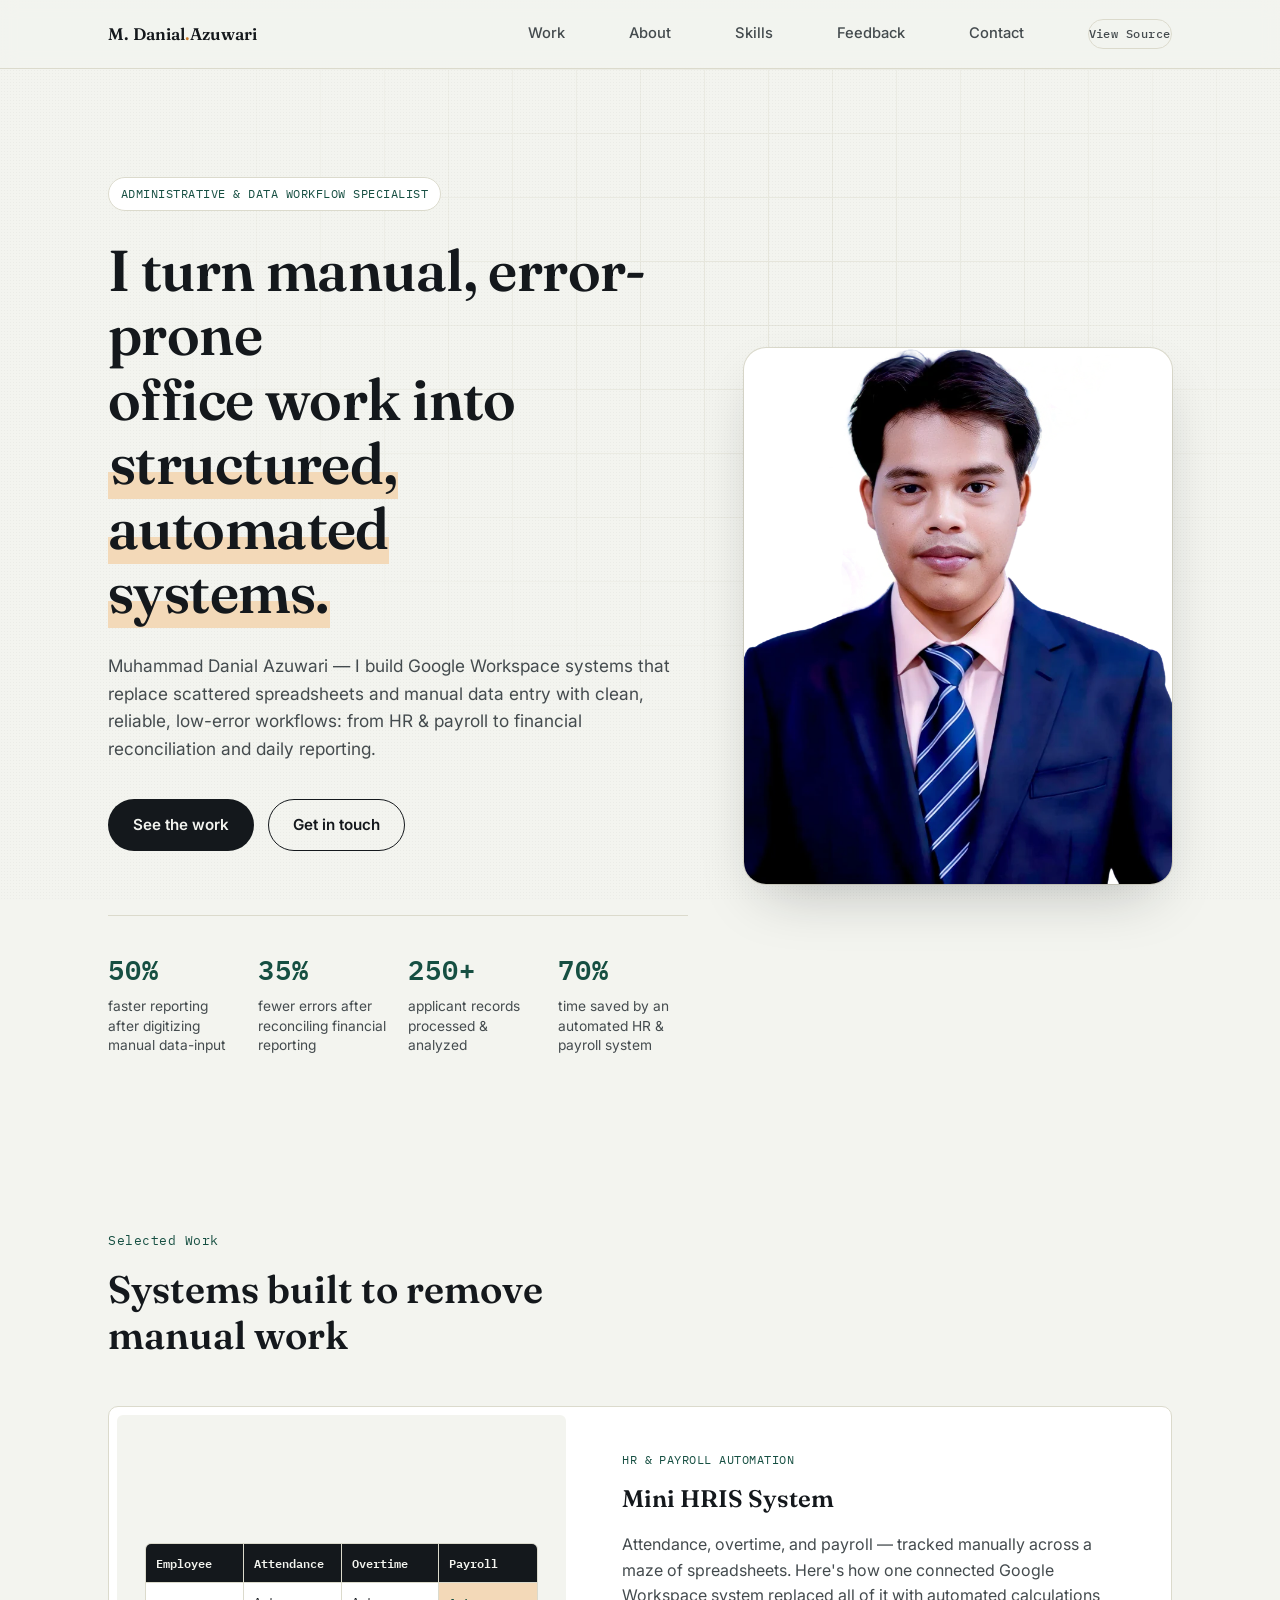
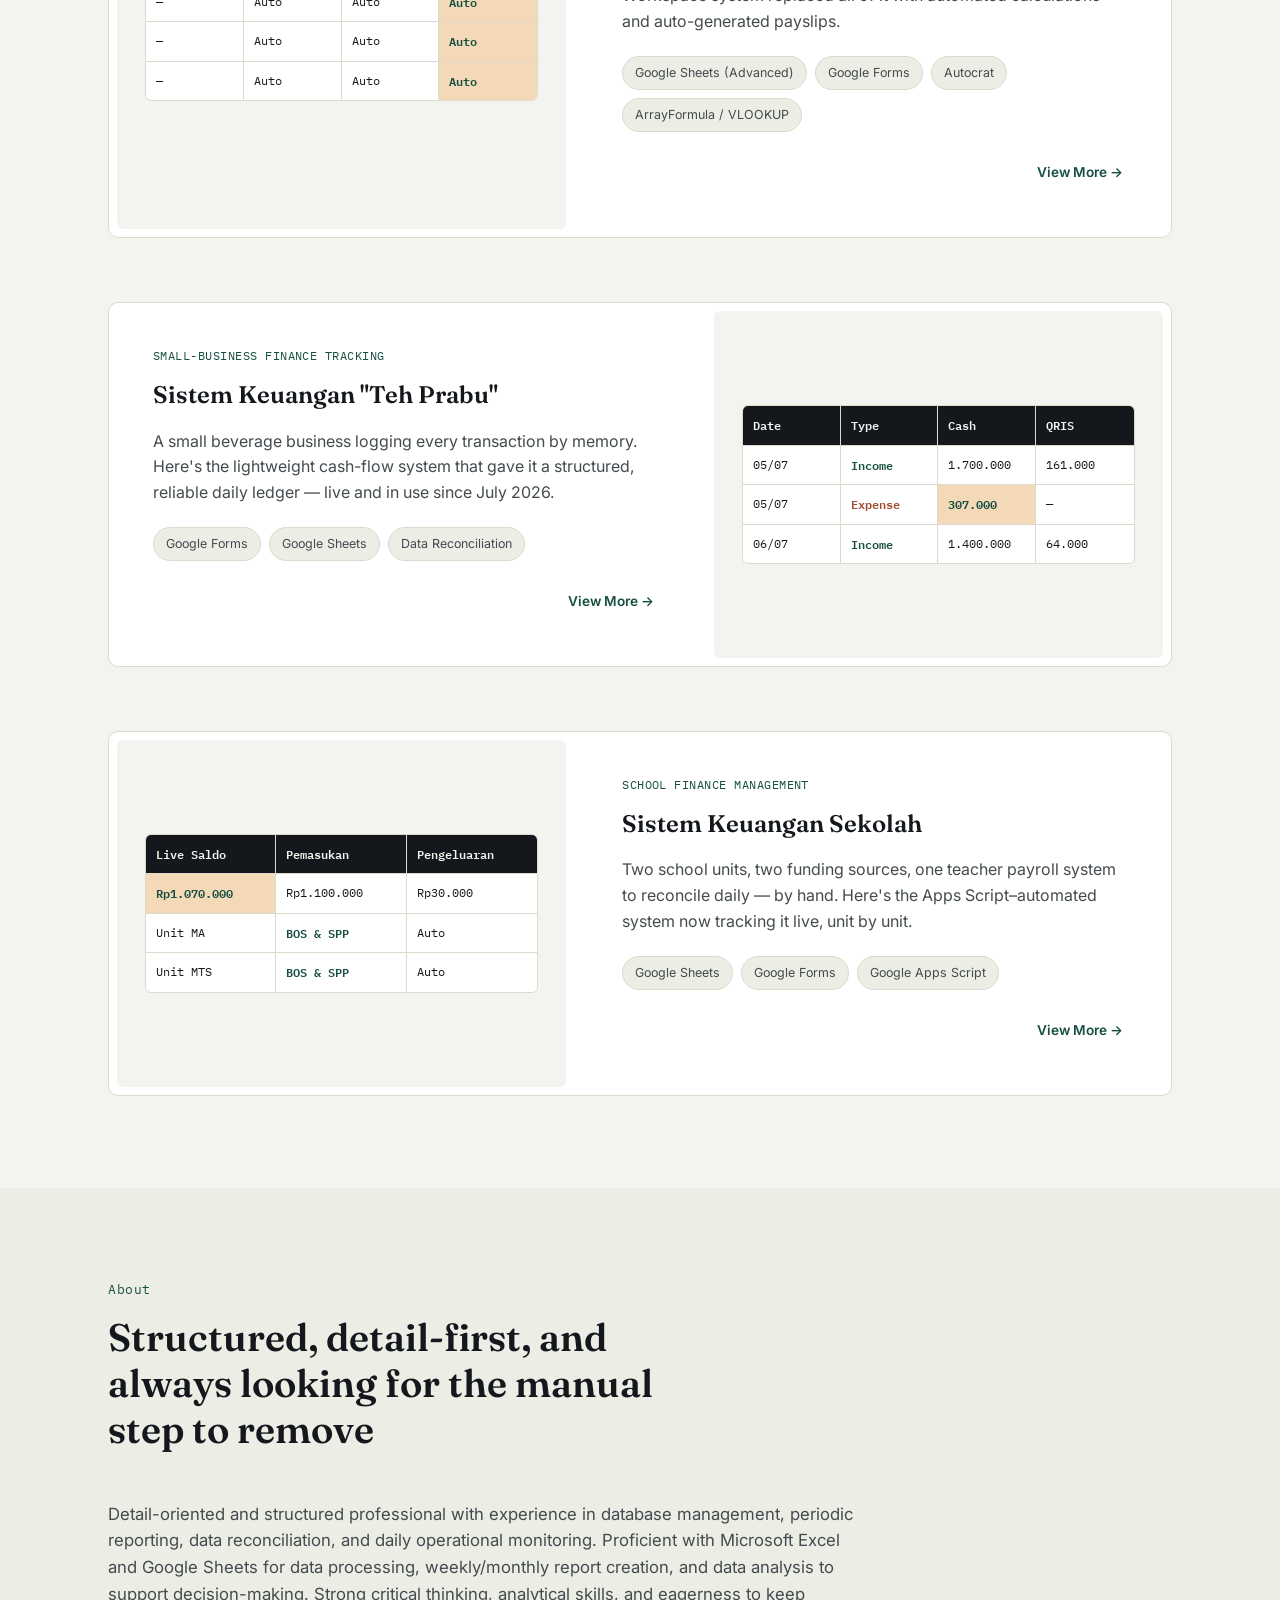
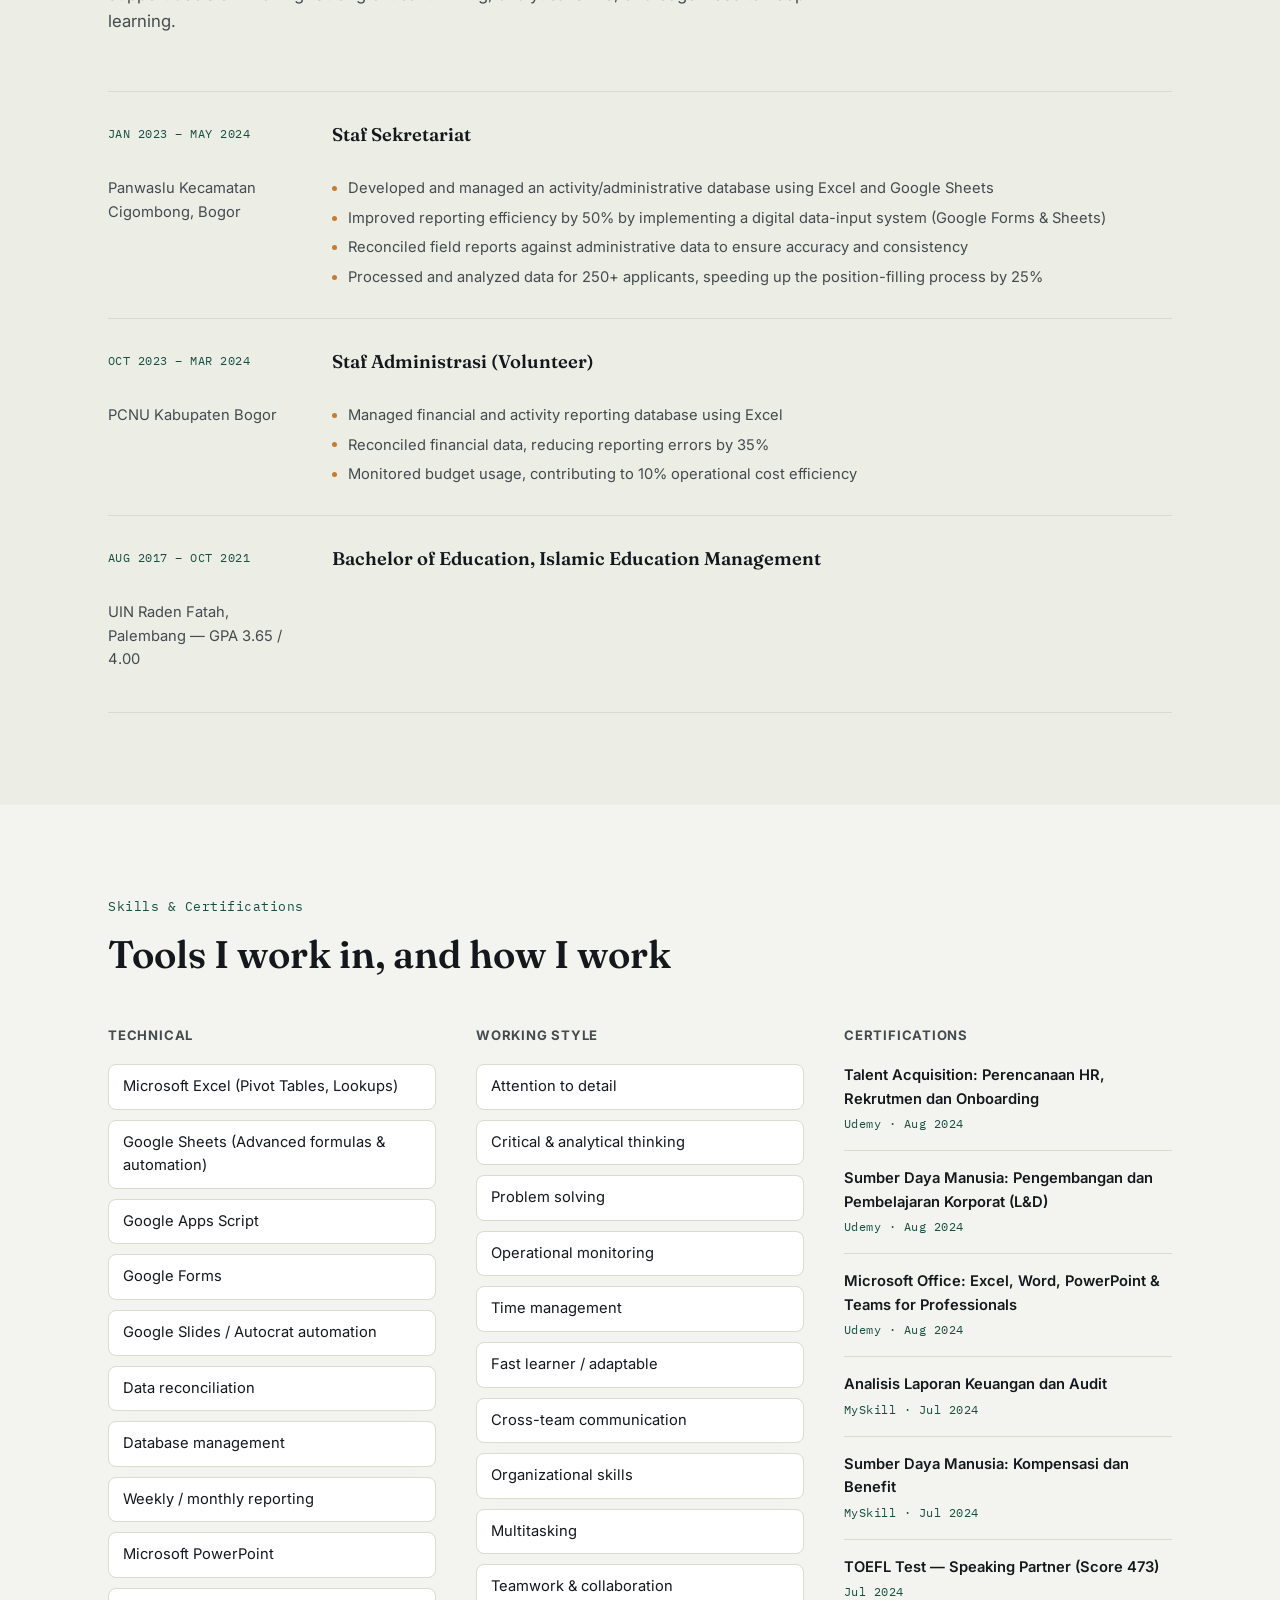
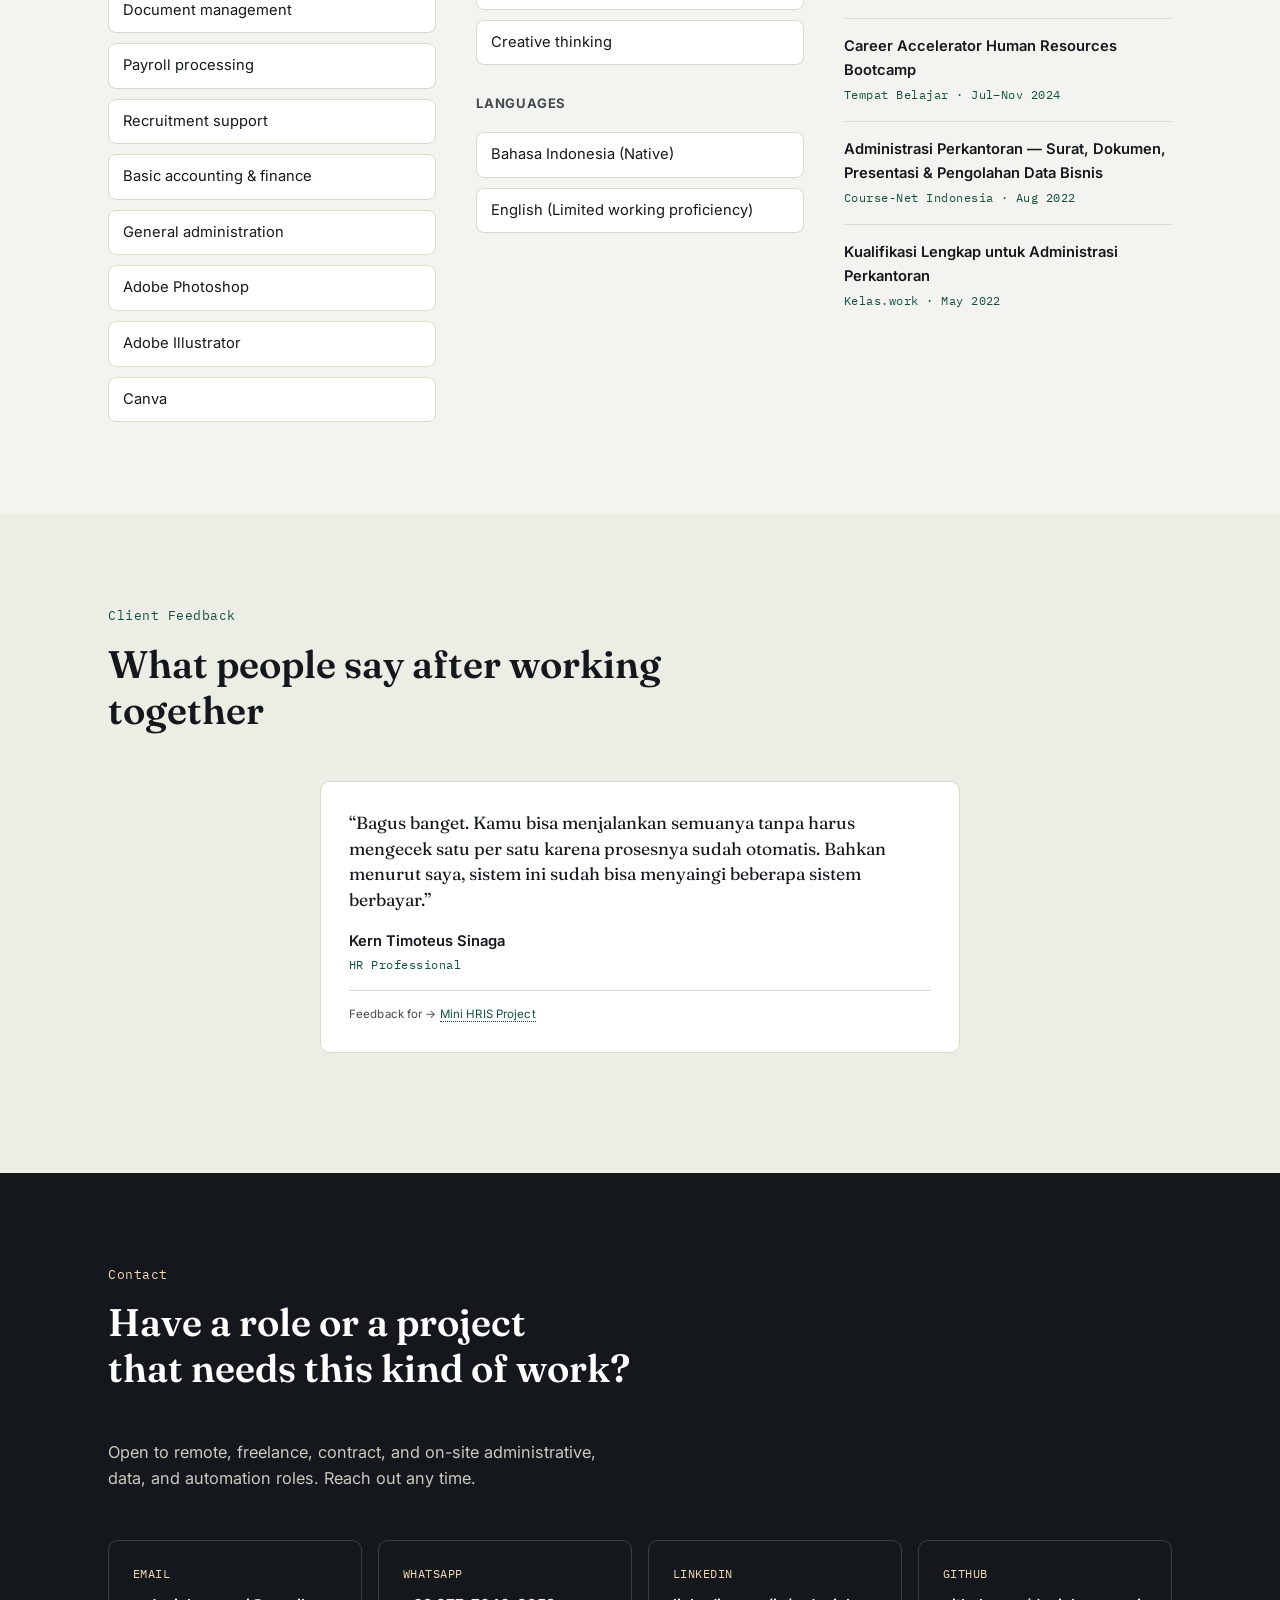
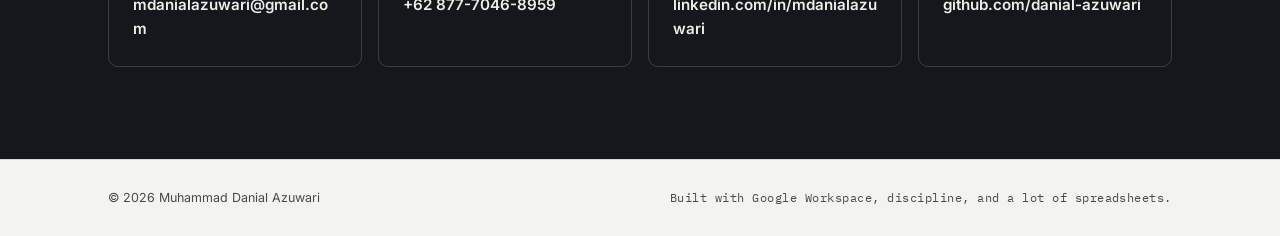
<file: index.html>
<!DOCTYPE html>
<html lang="en">
<head>
<meta charset="UTF-8">
<meta name="viewport" content="width=device-width, initial-scale=1.0">
<title>Muhammad Danial Azuwari — Administrative Data &amp; Workflow Automation</title>
<meta name="description" content="Portfolio of Muhammad Danial Azuwari — Administrative Data & Workflow Automation Specialist. Google Sheets automation, HR systems, data reconciliation & reporting.">
<link rel="preconnect" href="https://fonts.googleapis.com">
<link rel="preconnect" href="https://fonts.gstatic.com" crossorigin>
<link href="https://fonts.googleapis.com/css2?family=Fraunces:opsz,wght@9..144,400;9..144,500;9..144,600;9..144,700&family=Inter:wght@400;500;600;700&family=IBM+Plex+Mono:wght@400;500&display=swap" rel="stylesheet">
<link rel="stylesheet" href="styles.css">
</head>
<body>

<div class="grain"></div>

<header class="site-header">
  <div class="wrap header-row">
    <a href="#home" class="brand">M. Danial<span>.</span>Azuwari</a>
    <nav class="nav">
      <a href="#work">Work</a>
      <a href="#about">About</a>
      <a href="#skills">Skills</a>
      <a href="#testimonials">Feedback</a>
      <a href="#contact">Contact</a>
      <a href="https://github.com/danial-azuwari/MDanialAzuwari" target="_blank" rel="noopener" class="nav-source mono">View Source</a>
    </nav>
    <button class="nav-toggle" id="navToggle" aria-label="Toggle menu" aria-expanded="false">
      <span aria-hidden="true">☰</span>
    </button>
  </div>
  <nav class="nav-mobile" id="navMobile">
    <a href="#work">Work</a>
    <a href="#about">About</a>
    <a href="#skills">Skills</a>
    <a href="#testimonials">Feedback</a>
    <a href="#contact">Contact</a>
    <a href="https://github.com/danial-azuwari/MDanialAzuwari" target="_blank" rel="noopener">View Source ↗</a>
  </nav>
</header>

<main>

  <!-- HOME / HERO -->
  <section id="home" class="hero">
    <div class="hero-grid" aria-hidden="true"></div>
    <div class="wrap hero-inner">
      <div class="hero-content">
        <p class="eyebrow mono">ADMINISTRATIVE &amp; DATA WORKFLOW SPECIALIST</p>
        <h1 class="hero-title">
          I turn manual, error-prone<br>
          office work into <span class="mark">structured, automated<br>systems.</span>
        </h1>
        <p class="hero-lede">
          Muhammad Danial Azuwari — I build Google Workspace systems that replace scattered spreadsheets
          and manual data entry with clean, reliable, low-error workflows: from HR &amp; payroll to
          financial reconciliation and daily reporting.
        </p>
        <div class="hero-cta">
          <a href="#work" class="btn btn-primary">See the work</a>
          <a href="#contact" class="btn btn-ghost">Get in touch</a>
        </div>
        <dl class="hero-stats">
          <div class="stat">
            <dt class="mono">50%</dt>
            <dd>faster reporting after digitizing manual data-input</dd>
          </div>
          <div class="stat">
            <dt class="mono">35%</dt>
            <dd>fewer errors after reconciling financial reporting</dd>
          </div>
          <div class="stat">
            <dt class="mono">250+</dt>
            <dd>applicant records processed &amp; analyzed</dd>
          </div>
          <div class="stat">
            <dt class="mono">70%</dt>
            <dd>time saved by an automated HR &amp; payroll system</dd>
          </div>
        </dl>
      </div>

      <div class="hero-photo"><img src="assets/profile.webp" alt="Muhammad Danial Azuwari" loading="eager"></div>
    </div>
  </section>

  <!-- PROJECTS -->
  <section id="work" class="section">
    <div class="wrap">
      <p class="section-label mono">Selected Work</p>
      <h2 class="section-title">Systems built to remove manual work</h2>

      <div class="project-list">

        <!-- PROJECT 1 -->
        <article class="project-card" data-project="hris">
          <div class="project-media" aria-hidden="true">
            <div class="sheet-mock">
              <div class="sheet-row sheet-head">
                <span>Employee</span><span>Attendance</span><span>Overtime</span><span>Payroll</span>
              </div>
              <div class="sheet-row"><span>—</span><span>Auto</span><span>Auto</span><span class="hl">Auto</span></div>
              <div class="sheet-row"><span>—</span><span>Auto</span><span>Auto</span><span class="hl">Auto</span></div>
              <div class="sheet-row"><span>—</span><span>Auto</span><span>Auto</span><span class="hl">Auto</span></div>
            </div>
          </div>
          <div class="project-body">
            <p class="project-tag mono">HR &amp; PAYROLL AUTOMATION</p>
            <h3>Mini HRIS System</h3>
            <p class="project-desc">
              Attendance, overtime, and payroll — tracked manually across a maze of spreadsheets.
              Here's how one connected Google Workspace system replaced all of it with automated
              calculations and auto-generated payslips.
            </p>

            <ul class="tool-tags">
              <li>Google Sheets (Advanced)</li>
              <li>Google Forms</li>
              <li>Autocrat</li>
              <li>ArrayFormula / VLOOKUP</li>
            </ul>

            <div class="project-view-more">
              <a class="view-more-link" href="projects/mini-hris.html" target="_blank" rel="noopener">View More →</a>
            </div>
          </div>
        </article>

        <!-- PROJECT 2 -->
        <article class="project-card project-card-reverse" data-project="tehprabu">
          <div class="project-media" aria-hidden="true">
            <div class="sheet-mock">
              <div class="sheet-row sheet-head">
                <span>Date</span><span>Type</span><span>Cash</span><span>QRIS</span>
              </div>
              <div class="sheet-row"><span>05/07</span><span class="tag-in">Income</span><span>1.700.000</span><span>161.000</span></div>
              <div class="sheet-row"><span>05/07</span><span class="tag-out">Expense</span><span class="hl">307.000</span><span>—</span></div>
              <div class="sheet-row"><span>06/07</span><span class="tag-in">Income</span><span>1.400.000</span><span>64.000</span></div>
            </div>
          </div>
          <div class="project-body">
            <p class="project-tag mono">SMALL-BUSINESS FINANCE TRACKING</p>
            <h3>Sistem Keuangan "Teh Prabu"</h3>
            <p class="project-desc">
              A small beverage business logging every transaction by memory. Here's the lightweight
              cash-flow system that gave it a structured, reliable daily ledger — live and in use
              since July 2026.
            </p>

            <ul class="tool-tags">
              <li>Google Forms</li>
              <li>Google Sheets</li>
              <li>Data Reconciliation</li>
            </ul>

            <div class="project-view-more">
              <a class="view-more-link" href="projects/teh-prabu.html" target="_blank" rel="noopener">View More →</a>
            </div>
          </div>
        </article>

        <!-- PROJECT 3 -->
        <article class="project-card" data-project="sekolah">
          <div class="project-media" aria-hidden="true">
            <div class="sheet-mock">
              <div class="sheet-row sheet-head">
                <span>Live Saldo</span><span>Pemasukan</span><span>Pengeluaran</span>
              </div>
              <div class="sheet-row"><span class="hl">Rp1.070.000</span><span>Rp1.100.000</span><span>Rp30.000</span></div>
              <div class="sheet-row"><span>Unit MA</span><span class="tag-in">BOS &amp; SPP</span><span>Auto</span></div>
              <div class="sheet-row"><span>Unit MTS</span><span class="tag-in">BOS &amp; SPP</span><span>Auto</span></div>
            </div>
          </div>
          <div class="project-body">
            <p class="project-tag mono">SCHOOL FINANCE MANAGEMENT</p>
            <h3>Sistem Keuangan Sekolah</h3>
            <p class="project-desc">
              Two school units, two funding sources, one teacher payroll system to reconcile daily —
              by hand. Here's the Apps Script–automated system now tracking it live, unit by unit.
            </p>

            <ul class="tool-tags">
              <li>Google Sheets</li>
              <li>Google Forms</li>
              <li>Google Apps Script</li>
            </ul>

            <div class="project-view-more">
              <a class="view-more-link" href="projects/sistem-keuangan-sekolah.html" target="_blank" rel="noopener">View More →</a>
            </div>
          </div>
        </article>

      </div>
    </div>
  </section>

  <!-- ABOUT -->
  <section id="about" class="section section-alt">
    <div class="wrap">
      <p class="section-label mono">About</p>
      <h2 class="section-title">Structured, detail-first, and always looking for the manual step to remove</h2>
      <p class="about-summary">
        Detail-oriented and structured professional with experience in database management, periodic
        reporting, data reconciliation, and daily operational monitoring. Proficient with Microsoft Excel
        and Google Sheets for data processing, weekly/monthly report creation, and data analysis to
        support decision-making. Strong critical thinking, analytical skills, and eagerness to keep
        learning.
      </p>

      <div class="timeline">
        <div class="timeline-item">
          <p class="timeline-date mono">JAN 2023 – MAY 2024</p>
          <h3>Staf Sekretariat</h3>
          <p class="timeline-org">Panwaslu Kecamatan Cigombong, Bogor</p>
          <ul>
            <li>Developed and managed an activity/administrative database using Excel and Google Sheets</li>
            <li>Improved reporting efficiency by 50% by implementing a digital data-input system (Google Forms &amp; Sheets)</li>
            <li>Reconciled field reports against administrative data to ensure accuracy and consistency</li>
            <li>Processed and analyzed data for 250+ applicants, speeding up the position-filling process by 25%</li>
          </ul>
        </div>
        <div class="timeline-item">
          <p class="timeline-date mono">OCT 2023 – MAR 2024</p>
          <h3>Staf Administrasi (Volunteer)</h3>
          <p class="timeline-org">PCNU Kabupaten Bogor</p>
          <ul>
            <li>Managed financial and activity reporting database using Excel</li>
            <li>Reconciled financial data, reducing reporting errors by 35%</li>
            <li>Monitored budget usage, contributing to 10% operational cost efficiency</li>
          </ul>
        </div>
        <div class="timeline-item">
          <p class="timeline-date mono">AUG 2017 – OCT 2021</p>
          <h3>Bachelor of Education, Islamic Education Management</h3>
          <p class="timeline-org">UIN Raden Fatah, Palembang — GPA 3.65 / 4.00</p>
        </div>
      </div>
    </div>
  </section>

  <!-- SKILLS & CERTIFICATIONS -->
  <section id="skills" class="section">
    <div class="wrap">
      <p class="section-label mono">Skills &amp; Certifications</p>
      <h2 class="section-title">Tools I work in, and how I work</h2>

      <div class="skills-grid">
        <div class="skills-col">
          <h3 class="skills-heading">Technical</h3>
          <ul class="pill-list">
            <li>Microsoft Excel (Pivot Tables, Lookups)</li>
            <li>Google Sheets (Advanced formulas &amp; automation)</li>
            <li>Google Apps Script</li>
            <li>Google Forms</li>
            <li>Google Slides / Autocrat automation</li>
            <li>Data reconciliation</li>
            <li>Database management</li>
            <li>Weekly / monthly reporting</li>
            <li>Microsoft PowerPoint</li>
            <li>Document management</li>
            <li>Payroll processing</li>
            <li>Recruitment support</li>
            <li>Basic accounting &amp; finance</li>
            <li>General administration</li>
            <li>Adobe Photoshop</li>
            <li>Adobe Illustrator</li>
            <li>Canva</li>
          </ul>
        </div>
        <div class="skills-col">
          <h3 class="skills-heading">Working style</h3>
          <ul class="pill-list">
            <li>Attention to detail</li>
            <li>Critical &amp; analytical thinking</li>
            <li>Problem solving</li>
            <li>Operational monitoring</li>
            <li>Time management</li>
            <li>Fast learner / adaptable</li>
            <li>Cross-team communication</li>
            <li>Organizational skills</li>
            <li>Multitasking</li>
            <li>Teamwork &amp; collaboration</li>
            <li>Creative thinking</li>
          </ul>
          <h3 class="skills-heading" style="margin-top:28px;">Languages</h3>
          <ul class="pill-list">
            <li>Bahasa Indonesia (Native)</li>
            <li>English (Limited working proficiency)</li>
          </ul>
        </div>
        <div class="skills-col">
          <h3 class="skills-heading">Certifications</h3>
          <ul class="cert-list">
            <li>
              <span class="cert-name">Talent Acquisition: Perencanaan HR, Rekrutmen dan Onboarding</span>
              <span class="cert-meta mono">Udemy · Aug 2024</span>
            </li>
            <li>
              <span class="cert-name">Sumber Daya Manusia: Pengembangan dan Pembelajaran Korporat (L&amp;D)</span>
              <span class="cert-meta mono">Udemy · Aug 2024</span>
            </li>
            <li>
              <span class="cert-name">Microsoft Office: Excel, Word, PowerPoint &amp; Teams for Professionals</span>
              <span class="cert-meta mono">Udemy · Aug 2024</span>
            </li>
            <li>
              <span class="cert-name">Analisis Laporan Keuangan dan Audit</span>
              <span class="cert-meta mono">MySkill · Jul 2024</span>
            </li>
            <li>
              <span class="cert-name">Sumber Daya Manusia: Kompensasi dan Benefit</span>
              <span class="cert-meta mono">MySkill · Jul 2024</span>
            </li>
            <li>
              <span class="cert-name">TOEFL Test — Speaking Partner (Score 473)</span>
              <span class="cert-meta mono">Jul 2024</span>
            </li>
            <li>
              <span class="cert-name">Career Accelerator Human Resources Bootcamp</span>
              <span class="cert-meta mono">Tempat Belajar · Jul–Nov 2024</span>
            </li>
            <li>
              <span class="cert-name">Administrasi Perkantoran — Surat, Dokumen, Presentasi &amp; Pengolahan Data Bisnis</span>
              <span class="cert-meta mono">Course-Net Indonesia · Aug 2022</span>
            </li>
            <li>
              <span class="cert-name">Kualifikasi Lengkap untuk Administrasi Perkantoran</span>
              <span class="cert-meta mono">Kelas.work · May 2022</span>
            </li>
          </ul>
        </div>
      </div>
    </div>
  </section>

  <!-- TESTIMONIALS -->
  <section id="testimonials" class="section section-alt">
    <div class="wrap">
      <p class="section-label mono">Client Feedback</p>
      <h2 class="section-title">What people say after working together</h2>

      <div class="testimonial-grid" id="testimonialGrid">
        <div class="testimonial-empty">
          <p class="mono">AWAITING TESTIMONIALS</p>
          <p>Real client feedback will be added here as testimonials become available.</p>
        </div>
      </div>
    </div>
  </section>

  <!-- CONTACT -->
  <section id="contact" class="section section-dark">
    <div class="wrap">
      <p class="section-label mono light">Contact</p>
      <h2 class="section-title light">Have a role or a project<br>that needs this kind of work?</h2>
      <p class="contact-lede">
        Open to remote, freelance, contract, and on-site administrative, data, and automation roles.
        Reach out any time.
      </p>
      <div class="contact-grid">
        <a class="contact-card" href="mailto:mdanialazuwari@gmail.com">
          <span class="contact-label mono">EMAIL</span>
          <span class="contact-value">mdanialazuwari@gmail.com</span>
        </a>
        <a class="contact-card" href="https://wa.me/6287770468959" target="_blank" rel="noopener">
          <span class="contact-label mono">WHATSAPP</span>
          <span class="contact-value">+62 877-7046-8959</span>
        </a>
        <a class="contact-card" href="https://www.linkedin.com/in/mdanialazuwari" target="_blank" rel="noopener">
          <span class="contact-label mono">LINKEDIN</span>
          <span class="contact-value">linkedin.com/in/mdanialazuwari</span>
        </a>
        <a class="contact-card" href="https://github.com/danial-azuwari" target="_blank" rel="noopener">
          <span class="contact-label mono">GITHUB</span>
          <span class="contact-value">github.com/danial-azuwari</span>
        </a>
      </div>
    </div>
  </section>

</main>

<footer class="site-footer">
  <div class="wrap footer-row">
    <span>© 2026 Muhammad Danial Azuwari</span>
    <span class="mono">Built with Google Workspace, discipline, and a lot of spreadsheets.</span>
  </div>
</footer>

<script>
  const navToggle = document.getElementById('navToggle');
  const navMobile = document.getElementById('navMobile');
  navToggle.addEventListener('click', () => {
    const open = navMobile.classList.toggle('open');
    navToggle.setAttribute('aria-expanded', open ? 'true' : 'false');
  });
  navMobile.querySelectorAll('a').forEach(a => a.addEventListener('click', () => {
    navMobile.classList.remove('open');
    navToggle.setAttribute('aria-expanded', 'false');
  }));

  /* ============================================
     Testimonials — data + automatic carousel
     Add real, permission-cleared feedback here, e.g.:
     { quote: 'Sangat membantu...', name: 'Nama Pemberi', role: 'Pemilik, Teh Prabu',
       project: 'Teh Prabu — Inventory & Sales Management System', link: 'projects/teh-prabu.html' }
     ============================================ */
  const testimonials = [
    {
      name: 'Kern Timoteus Sinaga',
      role: 'HR Professional',
      quote: 'Bagus banget. Kamu bisa menjalankan semuanya tanpa harus mengecek satu per satu karena prosesnya sudah otomatis. Bahkan menurut saya, sistem ini sudah bisa menyaingi beberapa sistem berbayar.',
      project: 'Mini HRIS Project',
      link: 'projects/mini-hris.html'
    },
    {
      name: 'Astari Intan',
      role: 'HR Professional',
      quote: 'Workflow-nya rapi banget. Kalau punya sistem seperti ini, rasanya pekerjaan jadi jauh lebih tenang karena tidak perlu pusing mengerjakan semuanya secara manual.',
      project: 'Mini HRIS Project',
      link: 'projects/mini-hris.html'
    },
    {
      name: 'Mahdi Rifai',
      role: 'HR Professional',
      quote: 'Ini bagus. Coba dibuatkan juga untuk kebutuhan lain, sepertinya bisa dikembangkan lebih jauh.',
      project: 'Mini HRIS Project',
      link: 'projects/mini-hris.html'
    },
    {
      name: 'Ahmad Fauzi',
      role: 'Owner, Teh Prabu',
      quote: 'Sistemnya sangat membantu dan saya sangat puas dengan hasilnya. Untuk kondisi saya yang baru memiliki satu toko, sistem ini mungkin terasa terlalu besar. Namun jika sudah memiliki banyak cabang, saya bisa melihat bagaimana sistem ini akan sangat membantu mengelola dan memantau seluruh outlet.',
      project: 'Teh Prabu — Inventory & Sales Management System',
      link: 'projects/teh-prabu.html'
    },
    {
      name: 'Nahad Wahdi',
      role: 'Treasurer & Foundation Representative',
      quote: 'Sistem ini sangat memudahkan kami dalam mencatat dan melacak setiap transaksi keuangan. Prosesnya juga sederhana karena cukup mengirimkan data melalui form, sementara proses pencatatan dan rekapitulasi berjalan otomatis di belakang layar. Sistem ini sangat membantu kami dalam memantau keuangan dan meningkatkan transparansi pengelolaan dana di yayasan.',
      project: 'School Financial Management System',
      link: 'projects/sistem-keuangan-sekolah.html'
    }
  ];

  if(testimonials.length > 0){
    const stage = document.getElementById('testimonialGrid');
    stage.innerHTML = '';
    const slide = document.createElement('blockquote');
    slide.className = 'testimonial-card testimonial-stage-slide';
    stage.appendChild(slide);

    const reduceMotion = window.matchMedia('(prefers-reduced-motion: reduce)').matches;
    const ENTER_MS = reduceMotion ? 0 : 5000;
    const PAUSE_MS = reduceMotion ? 6000 : 5000;
    const EXIT_MS  = reduceMotion ? 0 : 1800;
    const FADE_MS  = 400; // reduced-motion crossfade duration

    function renderContent(t){
      slide.innerHTML =
        '<p class="testimonial-quote">“' + t.quote + '”</p>'
        + '<footer><span class="testimonial-name">' + t.name + '</span>'
        + '<span class="testimonial-role mono">' + t.role + '</span></footer>'
        + '<p class="testimonial-project">Feedback for → '
        + (t.link ? '<a href="' + t.link + '" target="_blank" rel="noopener">' + t.project + '</a>' : t.project)
        + '</p>';
    }

    function setState(state){
      // state: 'right' | 'center' | 'left'
      const x = state === 'right' ? '92%' : state === 'left' ? '-92%' : '0%';
      const op = state === 'center' ? 1 : 0.16;
      slide.style.transform = 'translateX(-50%) translateX(' + x + ')';
      slide.style.opacity = op;
    }

    let index = 0;

    function cycle(){
      renderContent(testimonials[index]);

      if(reduceMotion){
        slide.style.transition = 'opacity ' + FADE_MS + 'ms ease';
        slide.style.transform = 'translateX(-50%)';
        slide.style.opacity = 0;
        requestAnimationFrame(() => { slide.style.opacity = 1; });
        setTimeout(() => {
          index = (index + 1) % testimonials.length;
          cycle();
        }, FADE_MS + PAUSE_MS);
        return;
      }

      // 1) place off-screen right, no transition
      slide.style.transition = 'none';
      setState('right');
      // force reflow so the "right" position is committed before animating
      void slide.offsetHeight;

      // 2) animate right -> center
      requestAnimationFrame(() => {
        slide.style.transition = 'transform ' + ENTER_MS + 'ms cubic-bezier(.22,.61,.36,1), opacity ' + ENTER_MS + 'ms ease';
        setState('center');
      });

      // 3) pause at center, then animate center -> left
      setTimeout(() => {
        slide.style.transition = 'transform ' + EXIT_MS + 'ms cubic-bezier(.55,0,1,.45), opacity ' + EXIT_MS + 'ms ease';
        setState('left');
      }, ENTER_MS + PAUSE_MS);

      // 4) move to next testimonial and loop
      setTimeout(() => {
        index = (index + 1) % testimonials.length;
        cycle();
      }, ENTER_MS + PAUSE_MS + EXIT_MS);
    }

    cycle();
  }
</script>

</body>
</html>
</file>
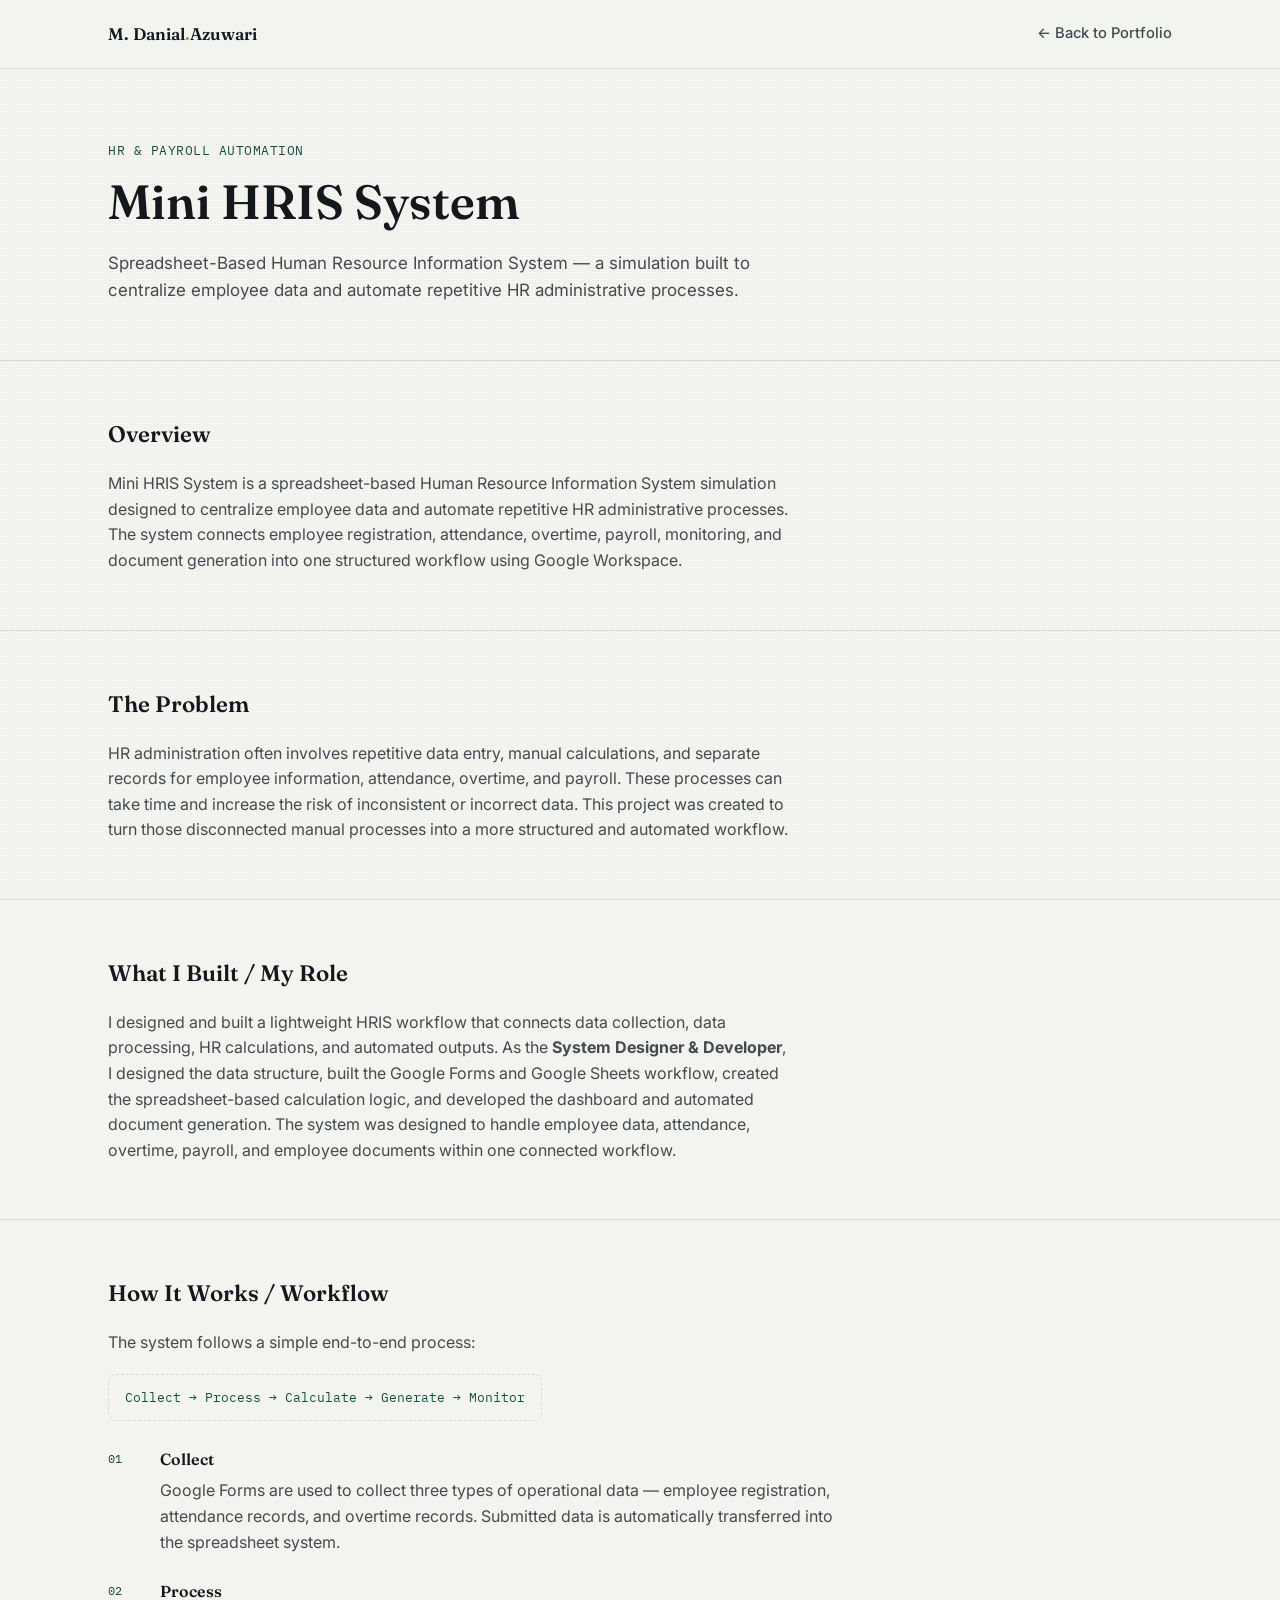
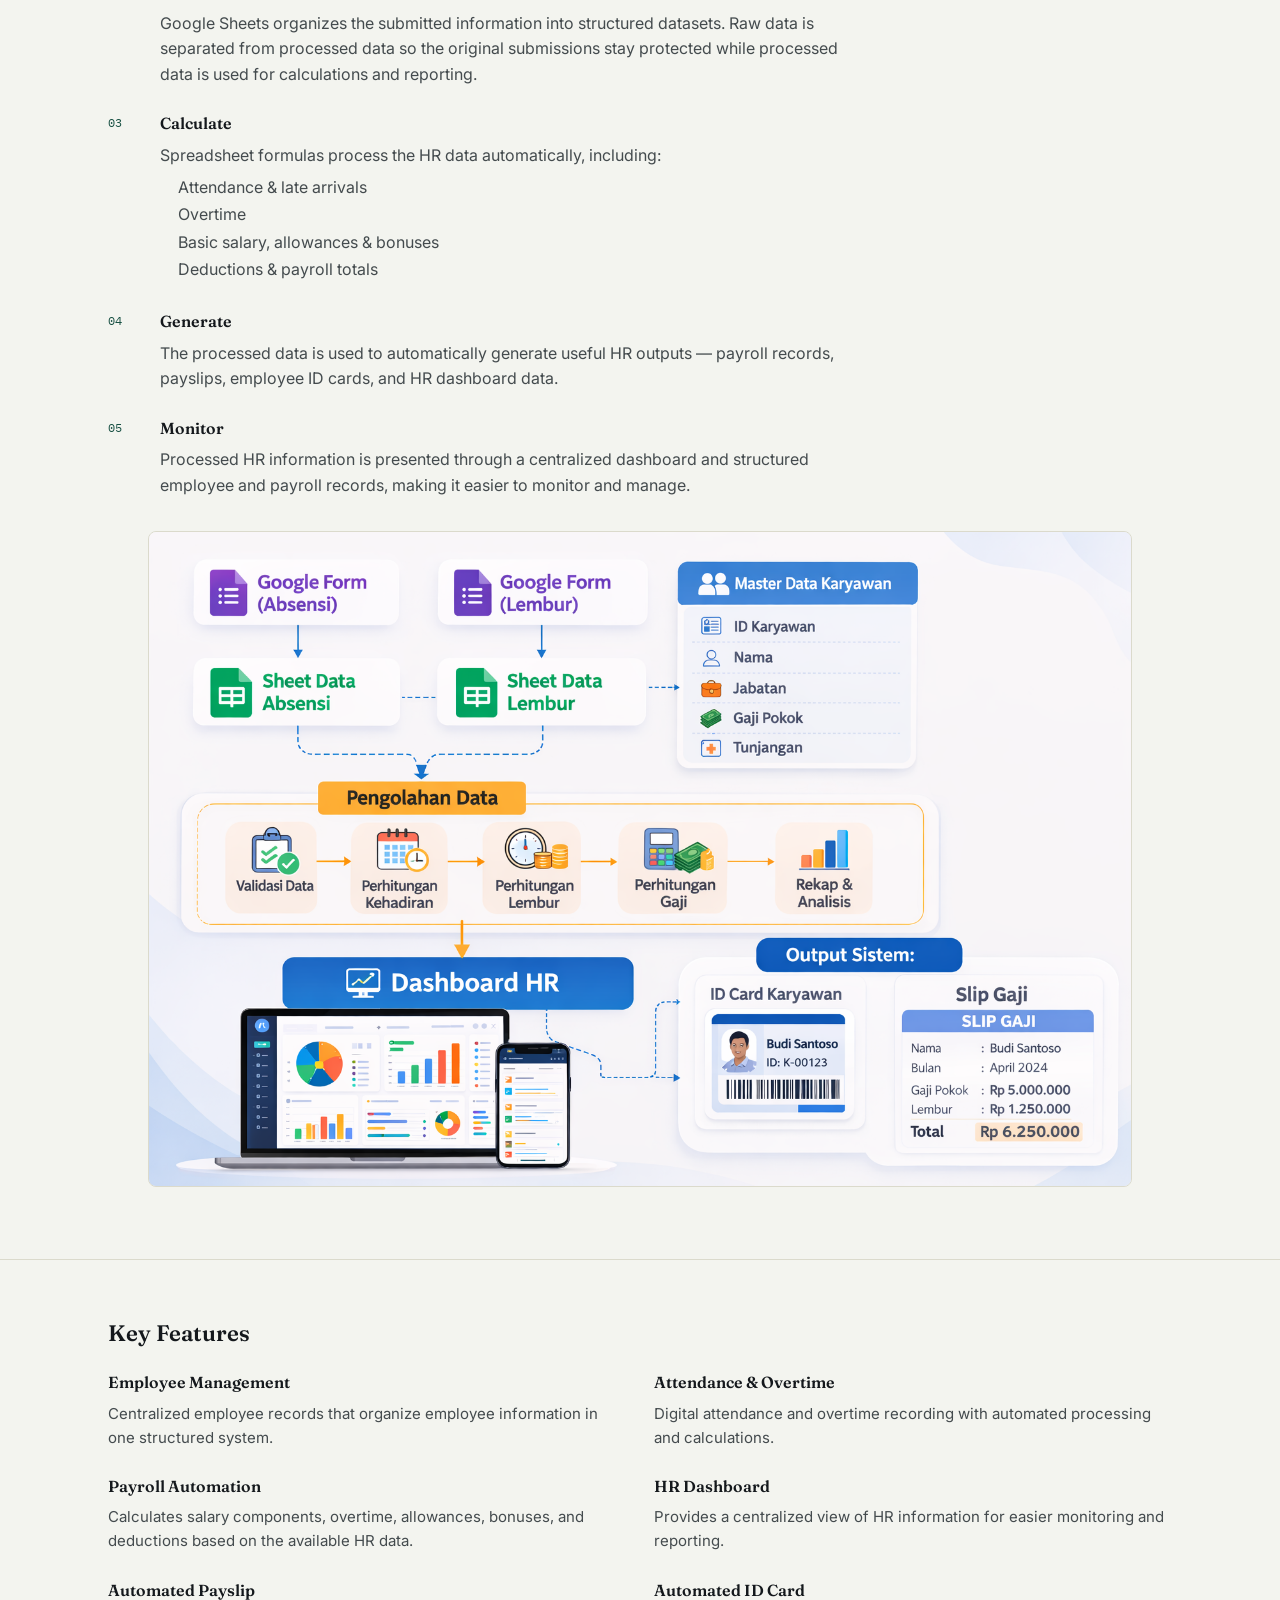
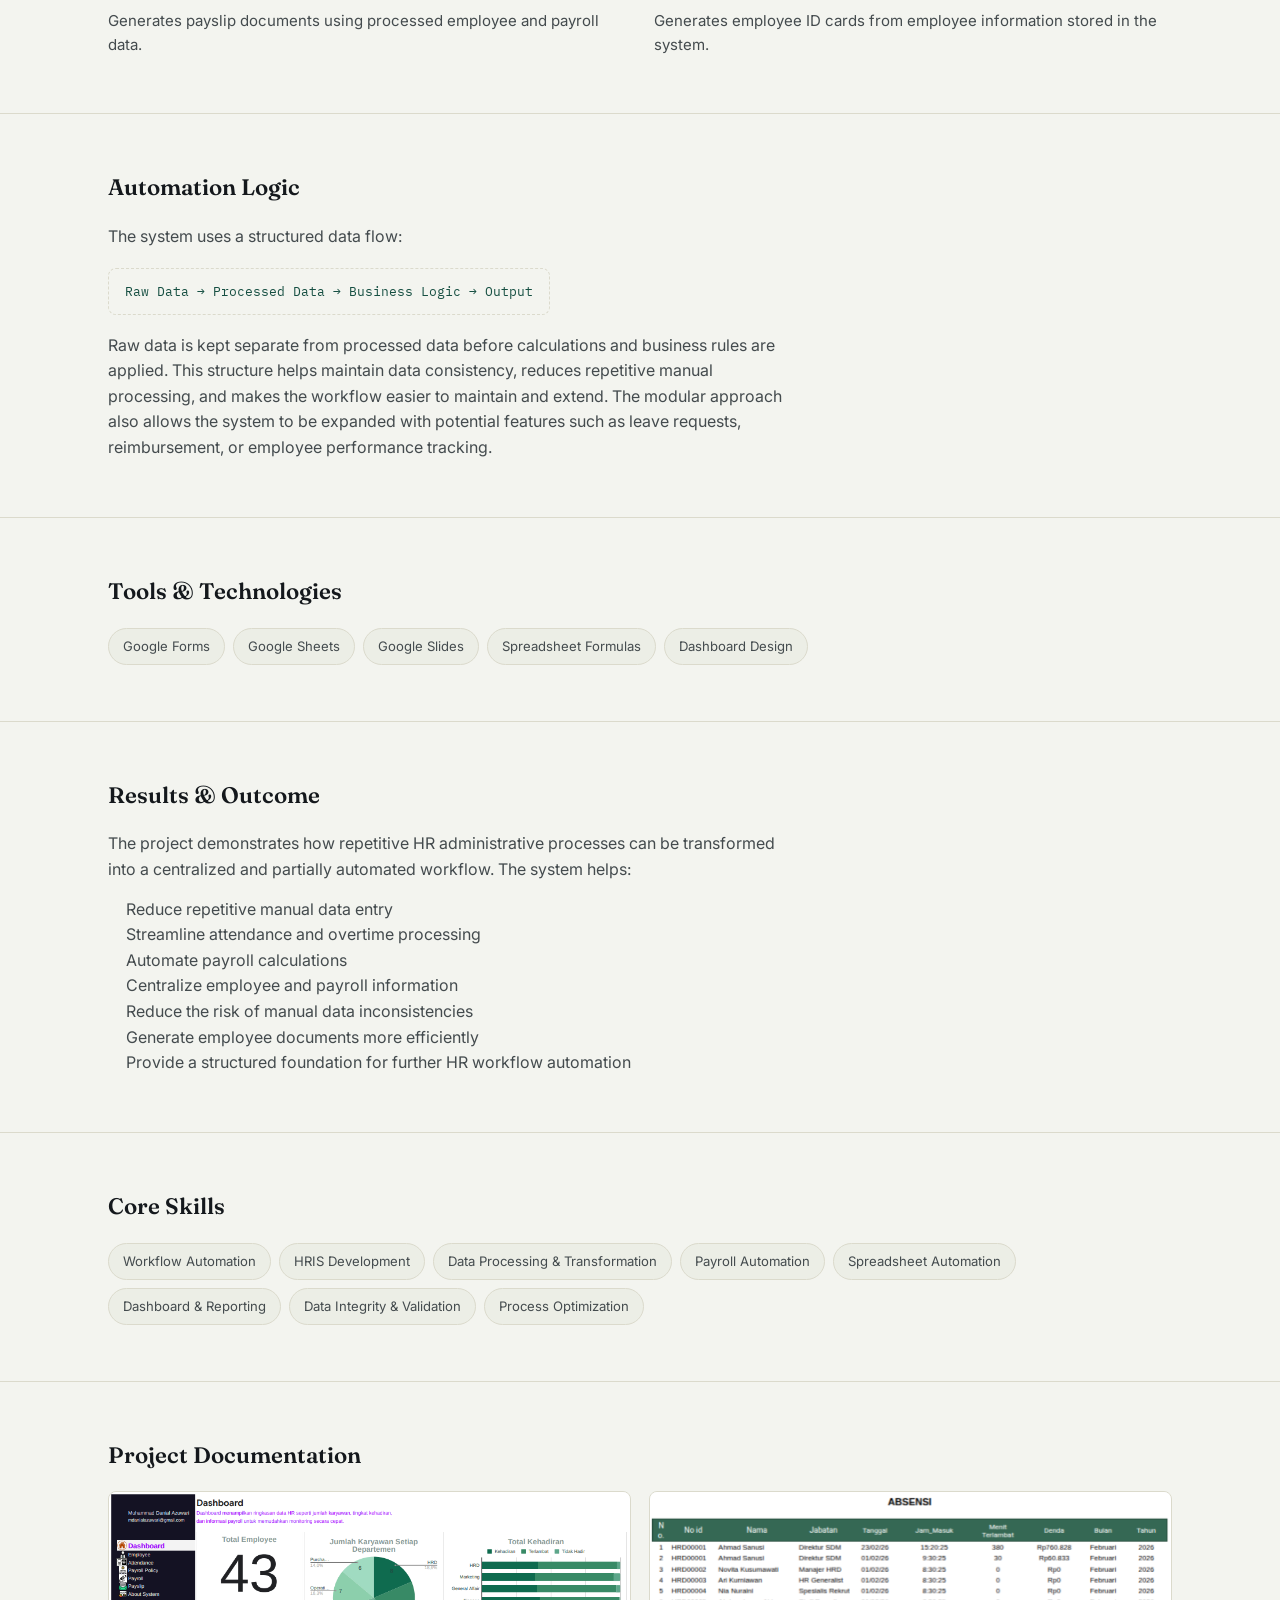
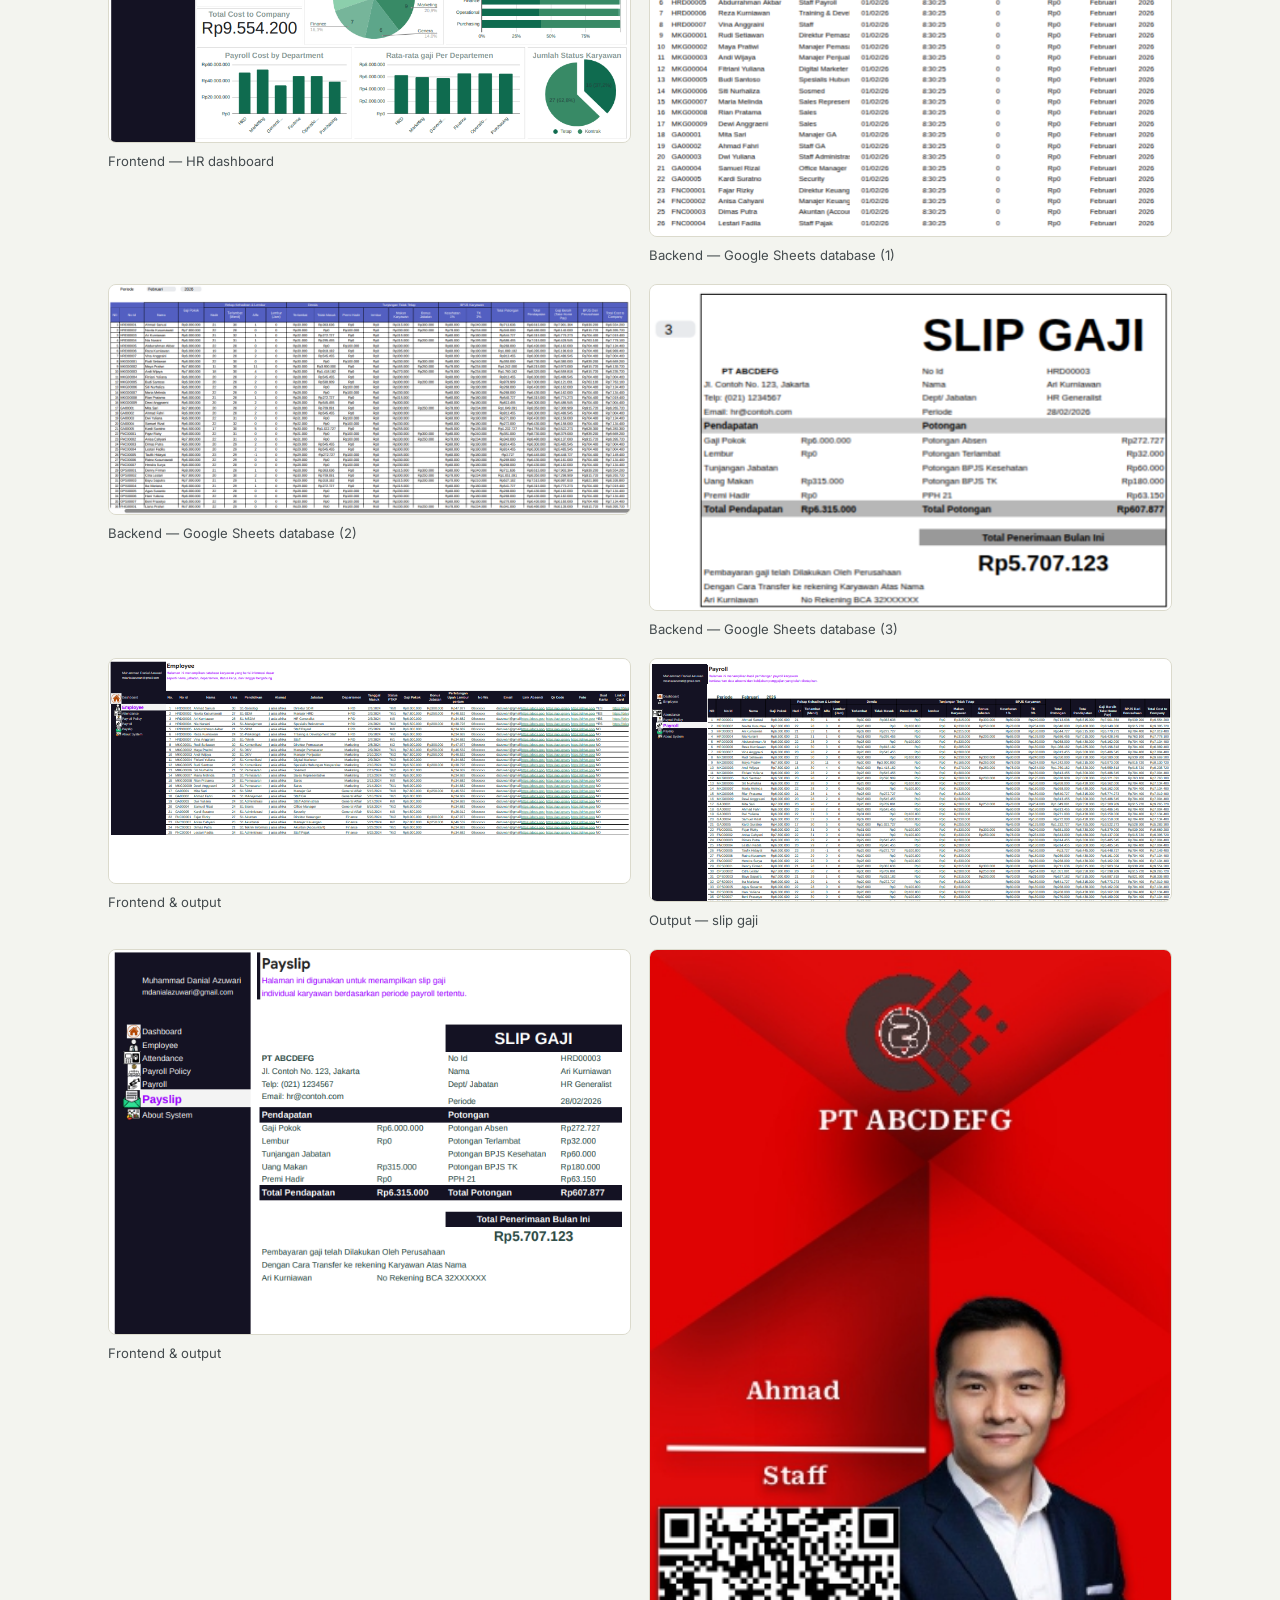
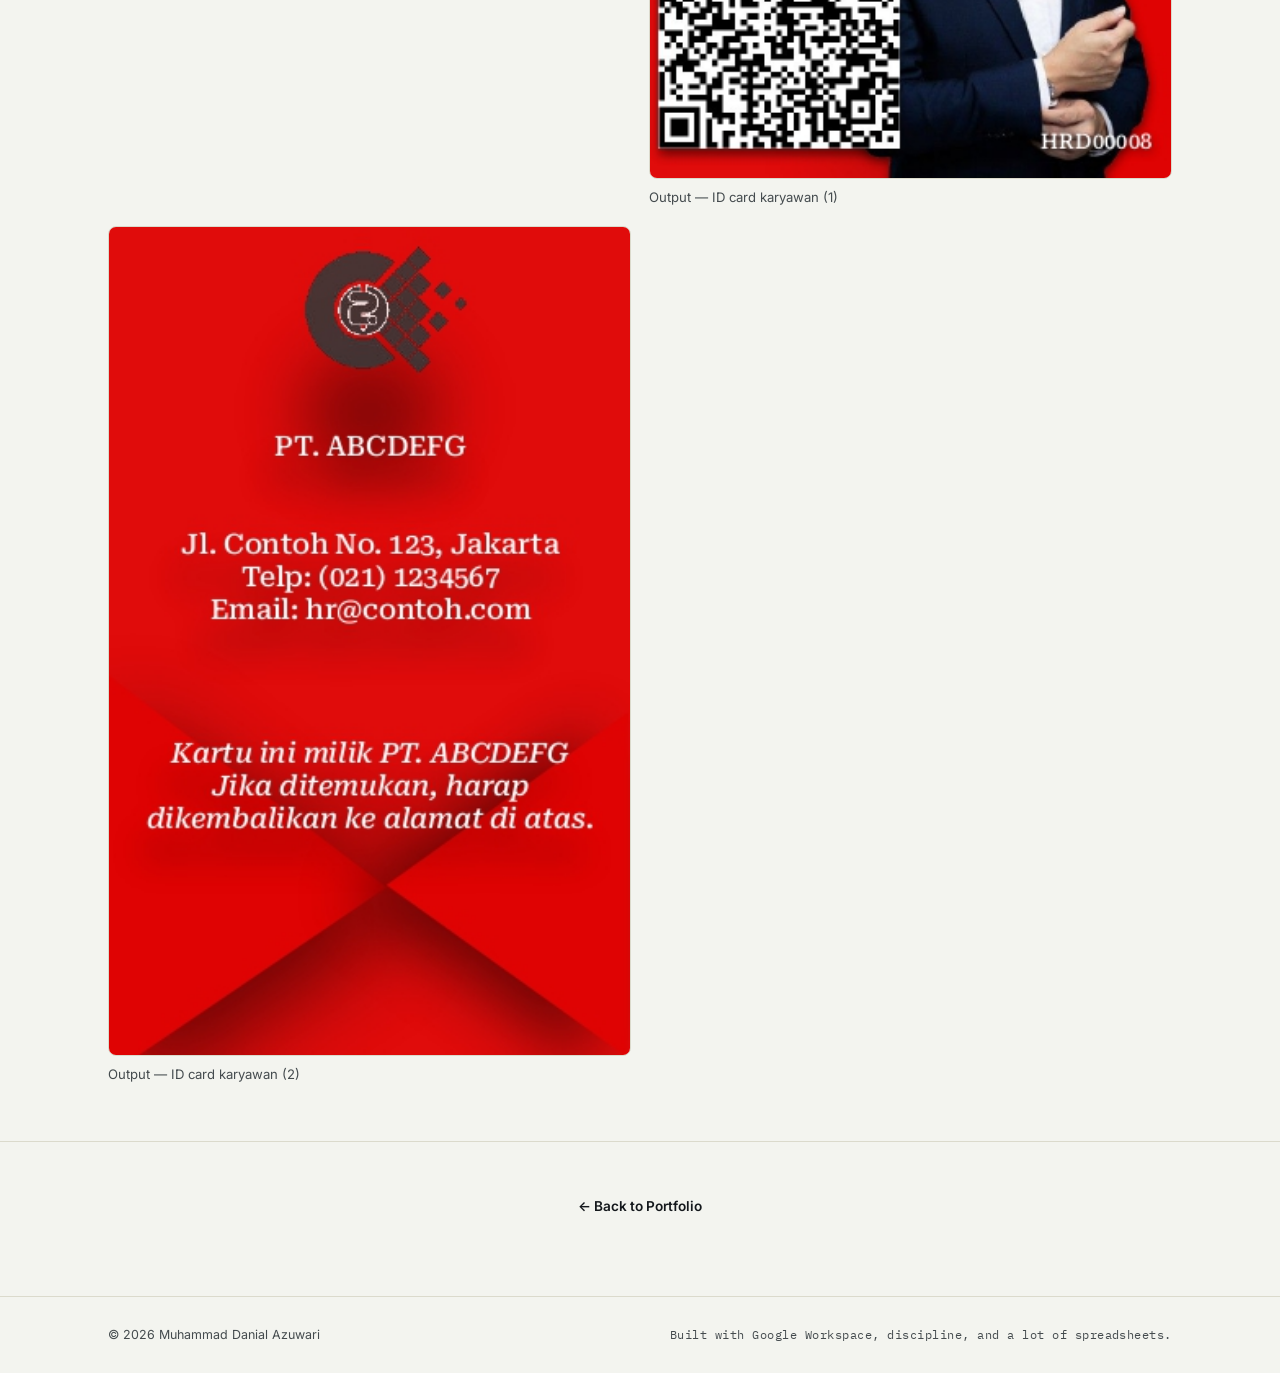
<file: projects/mini-hris.html>
<!DOCTYPE html>
<html lang="en">
<head>
<meta charset="UTF-8">
<meta name="viewport" content="width=device-width, initial-scale=1.0">
<title>Mini HRIS System — M. Danial Azuwari</title>
<meta name="description" content="Case study: Mini HRIS System — a spreadsheet-based Human Resource Information System built on Google Workspace by Muhammad Danial Azuwari.">
<link rel="preconnect" href="https://fonts.googleapis.com">
<link rel="preconnect" href="https://fonts.gstatic.com" crossorigin>
<link href="https://fonts.googleapis.com/css2?family=Fraunces:opsz,wght@9..144,400;9..144,500;9..144,600;9..144,700&family=Inter:wght@400;500;600;700&family=IBM+Plex+Mono:wght@400;500&display=swap" rel="stylesheet">
<link rel="stylesheet" href="../styles.css">
</head>
<body>

<div class="grain"></div>

<header class="site-header">
  <div class="wrap header-row">
    <a href="../index.html" class="brand">M. Danial<span>.</span>Azuwari</a>
    <nav class="nav">
      <a class="detail-back" href="../index.html#work">← Back to Portfolio</a>
    </nav>
  </div>
</header>

<main>

  <section class="detail-header">
    <div class="wrap">
      <p class="detail-tag mono">HR &amp; PAYROLL AUTOMATION</p>
      <h1 class="detail-title">Mini HRIS System</h1>
      <p class="detail-summary">
        Spreadsheet-Based Human Resource Information System — a simulation built to centralize
        employee data and automate repetitive HR administrative processes.
      </p>
    </div>
  </section>

  <section class="detail-section">
    <div class="wrap">
      <h2>Overview</h2>
      <p>Mini HRIS System is a spreadsheet-based Human Resource Information System simulation
        designed to centralize employee data and automate repetitive HR administrative processes.
        The system connects employee registration, attendance, overtime, payroll, monitoring, and
        document generation into one structured workflow using Google Workspace.</p>
    </div>
  </section>

  <section class="detail-section">
    <div class="wrap">
      <h2>The Problem</h2>
      <p>HR administration often involves repetitive data entry, manual calculations, and separate
        records for employee information, attendance, overtime, and payroll. These processes can take
        time and increase the risk of inconsistent or incorrect data. This project was created to turn
        those disconnected manual processes into a more structured and automated workflow.</p>
    </div>
  </section>

  <section class="detail-section">
    <div class="wrap">
      <h2>What I Built / My Role</h2>
      <p>I designed and built a lightweight HRIS workflow that connects data collection, data
        processing, HR calculations, and automated outputs. As the <strong>System Designer &amp;
        Developer</strong>, I designed the data structure, built the Google Forms and Google Sheets
        workflow, created the spreadsheet-based calculation logic, and developed the dashboard and
        automated document generation. The system was designed to handle employee data, attendance,
        overtime, payroll, and employee documents within one connected workflow.</p>
    </div>
  </section>

  <section class="detail-section">
    <div class="wrap">
      <h2>How It Works / Workflow</h2>
      <p>The system follows a simple end-to-end process:</p>
      <div class="flow-chain">Collect → Process → Calculate → Generate → Monitor</div>

      <div class="workflow-steps">
        <div class="workflow-step">
          <span class="workflow-step-num">01</span>
          <div class="workflow-step-body">
            <h3>Collect</h3>
            <p>Google Forms are used to collect three types of operational data — employee
              registration, attendance records, and overtime records. Submitted data is automatically
              transferred into the spreadsheet system.</p>
          </div>
        </div>
        <div class="workflow-step">
          <span class="workflow-step-num">02</span>
          <div class="workflow-step-body">
            <h3>Process</h3>
            <p>Google Sheets organizes the submitted information into structured datasets. Raw data
              is separated from processed data so the original submissions stay protected while
              processed data is used for calculations and reporting.</p>
          </div>
        </div>
        <div class="workflow-step">
          <span class="workflow-step-num">03</span>
          <div class="workflow-step-body">
            <h3>Calculate</h3>
            <p>Spreadsheet formulas process the HR data automatically, including:</p>
            <ul>
              <li>Attendance &amp; late arrivals</li>
              <li>Overtime</li>
              <li>Basic salary, allowances &amp; bonuses</li>
              <li>Deductions &amp; payroll totals</li>
            </ul>
          </div>
        </div>
        <div class="workflow-step">
          <span class="workflow-step-num">04</span>
          <div class="workflow-step-body">
            <h3>Generate</h3>
            <p>The processed data is used to automatically generate useful HR outputs — payroll
              records, payslips, employee ID cards, and HR dashboard data.</p>
          </div>
        </div>
        <div class="workflow-step">
          <span class="workflow-step-num">05</span>
          <div class="workflow-step-body">
            <h3>Monitor</h3>
            <p>Processed HR information is presented through a centralized dashboard and structured
              employee and payroll records, making it easier to monitor and manage.</p>
          </div>
        </div>
      </div>

      <figure style="margin-top:32px;">
        <img src="../assets/DOK PROJECT/MINI HRIS PROJECT/workflow.WEBP" alt="Mini HRIS System workflow diagram" style="width:100%; border-radius:8px; border:1px solid var(--line);">
      </figure>
    </div>
  </section>

  <section class="detail-section">
    <div class="wrap">
      <h2>Key Features</h2>
      <div class="feature-grid">
        <div>
          <h3>Employee Management</h3>
          <p>Centralized employee records that organize employee information in one structured
            system.</p>
        </div>
        <div>
          <h3>Attendance &amp; Overtime</h3>
          <p>Digital attendance and overtime recording with automated processing and calculations.</p>
        </div>
        <div>
          <h3>Payroll Automation</h3>
          <p>Calculates salary components, overtime, allowances, bonuses, and deductions based on
            the available HR data.</p>
        </div>
        <div>
          <h3>HR Dashboard</h3>
          <p>Provides a centralized view of HR information for easier monitoring and reporting.</p>
        </div>
        <div>
          <h3>Automated Payslip</h3>
          <p>Generates payslip documents using processed employee and payroll data.</p>
        </div>
        <div>
          <h3>Automated ID Card</h3>
          <p>Generates employee ID cards from employee information stored in the system.</p>
        </div>
      </div>
    </div>
  </section>

  <section class="detail-section">
    <div class="wrap">
      <h2>Automation Logic</h2>
      <p>The system uses a structured data flow:</p>
      <div class="flow-chain">Raw Data → Processed Data → Business Logic → Output</div>
      <p>Raw data is kept separate from processed data before calculations and business rules are
        applied. This structure helps maintain data consistency, reduces repetitive manual
        processing, and makes the workflow easier to maintain and extend. The modular approach also
        allows the system to be expanded with potential features such as leave requests,
        reimbursement, or employee performance tracking.</p>
    </div>
  </section>

  <section class="detail-section">
    <div class="wrap">
      <h2>Tools &amp; Technologies</h2>
      <ul class="detail-tools">
        <li>Google Forms</li>
        <li>Google Sheets</li>
        <li>Google Slides</li>
        <li>Spreadsheet Formulas</li>
        <li>Dashboard Design</li>
      </ul>
    </div>
  </section>

  <section class="detail-section">
    <div class="wrap">
      <h2>Results &amp; Outcome</h2>
      <p>The project demonstrates how repetitive HR administrative processes can be transformed into
        a centralized and partially automated workflow. The system helps:</p>
      <ul style="color: var(--ink-soft); margin: 10px 0 0 18px;">
        <li>Reduce repetitive manual data entry</li>
        <li>Streamline attendance and overtime processing</li>
        <li>Automate payroll calculations</li>
        <li>Centralize employee and payroll information</li>
        <li>Reduce the risk of manual data inconsistencies</li>
        <li>Generate employee documents more efficiently</li>
        <li>Provide a structured foundation for further HR workflow automation</li>
      </ul>
    </div>
  </section>

  <section class="detail-section">
    <div class="wrap">
      <h2>Core Skills</h2>
      <ul class="detail-tools">
        <li>Workflow Automation</li>
        <li>HRIS Development</li>
        <li>Data Processing &amp; Transformation</li>
        <li>Payroll Automation</li>
        <li>Spreadsheet Automation</li>
        <li>Dashboard &amp; Reporting</li>
        <li>Data Integrity &amp; Validation</li>
        <li>Process Optimization</li>
      </ul>
    </div>
  </section>

  <section class="detail-section">
    <div class="wrap">
      <h2>Project Documentation</h2>
      <div class="doc-grid">
        <figure>
          <img src="../assets/DOK PROJECT/MINI HRIS PROJECT/frontend & output/image.WEBP" alt="HR dashboard overview">
          <figcaption>Frontend — HR dashboard</figcaption>
        </figure>
        <figure>
          <img src="../assets/DOK PROJECT/MINI HRIS PROJECT/backend/image (1).WEBP" alt="Backend Google Sheets database 1">
          <figcaption>Backend — Google Sheets database (1)</figcaption>
        </figure>
        <figure>
          <img src="../assets/DOK PROJECT/MINI HRIS PROJECT/backend/image (2).WEBP" alt="Backend Google Sheets database 2">
          <figcaption>Backend — Google Sheets database (2)</figcaption>
        </figure>
        <figure>
          <img src="../assets/DOK PROJECT/MINI HRIS PROJECT/backend/image (3).WEBP" alt="Backend Google Sheets database 3">
          <figcaption>Backend — Google Sheets database (3)</figcaption>
        </figure>
        <figure>
          <img src="../assets/DOK PROJECT/MINI HRIS PROJECT/frontend & output/image (4).WEBP" alt="Frontend and output 4">
          <figcaption>Frontend &amp; output</figcaption>
        </figure>
        <figure>
          <img src="../assets/DOK PROJECT/MINI HRIS PROJECT/frontend & output/image (5).WEBP" alt="Payslip output">
          <figcaption>Output — slip gaji</figcaption>
        </figure>
        <figure>
          <img src="../assets/DOK PROJECT/MINI HRIS PROJECT/frontend & output/image (6).WEBP" alt="Frontend and output 6">
          <figcaption>Frontend &amp; output</figcaption>
        </figure>
        <figure>
          <img src="../assets/DOK PROJECT/MINI HRIS PROJECT/frontend & output/Id Card_Ahmad _page-0001.WEBP" alt="Employee ID card 1">
          <figcaption>Output — ID card karyawan (1)</figcaption>
        </figure>
        <figure>
          <img src="../assets/DOK PROJECT/MINI HRIS PROJECT/frontend & output/Id Card_Ahmad _page-0002.WEBP" alt="Employee ID card 2">
          <figcaption>Output — ID card karyawan (2)</figcaption>
        </figure>
      </div>
    </div>
  </section>

  <section class="detail-footer-nav">
    <div class="wrap">
      <a class="detail-back" href="../index.html#work">← Back to Portfolio</a>
    </div>
  </section>

</main>

<footer class="site-footer">
  <div class="wrap footer-row">
    <span>© 2026 Muhammad Danial Azuwari</span>
    <span class="mono">Built with Google Workspace, discipline, and a lot of spreadsheets.</span>
  </div>
</footer>

</body>
</html>
</file>
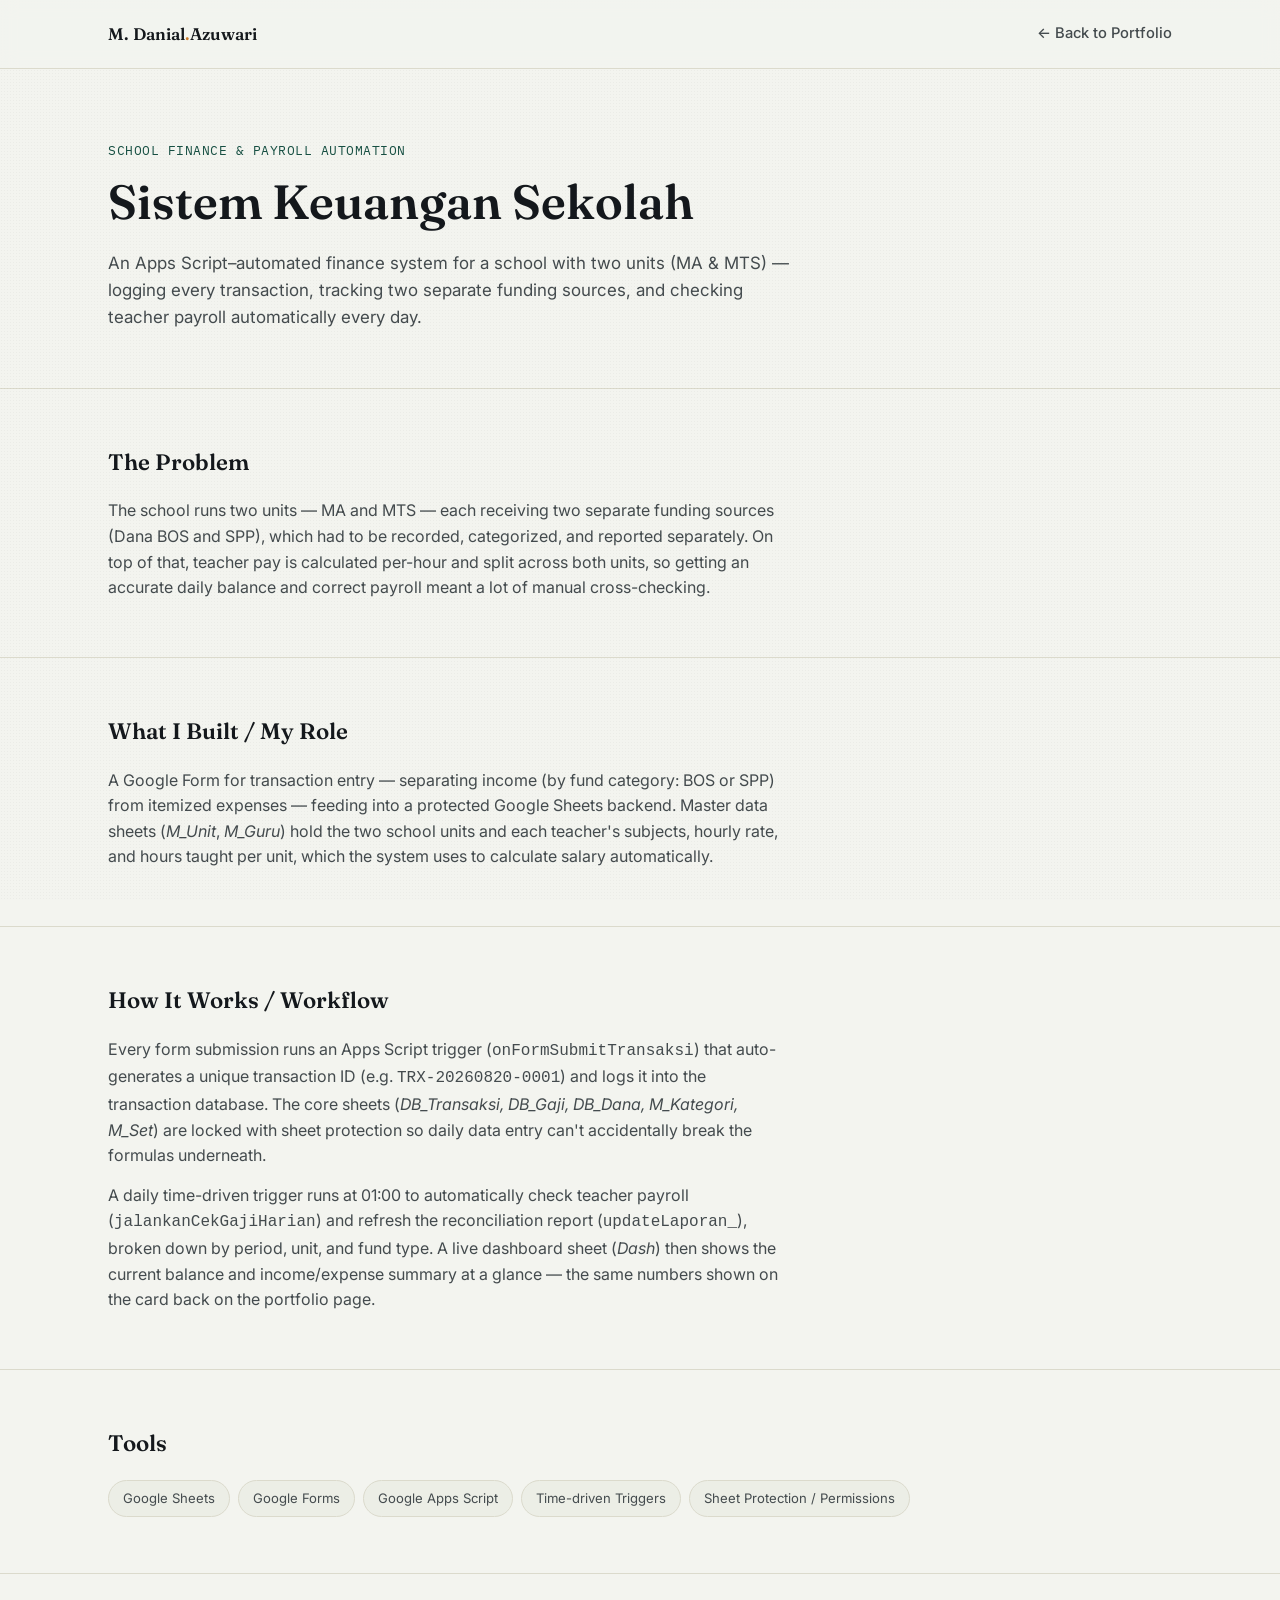
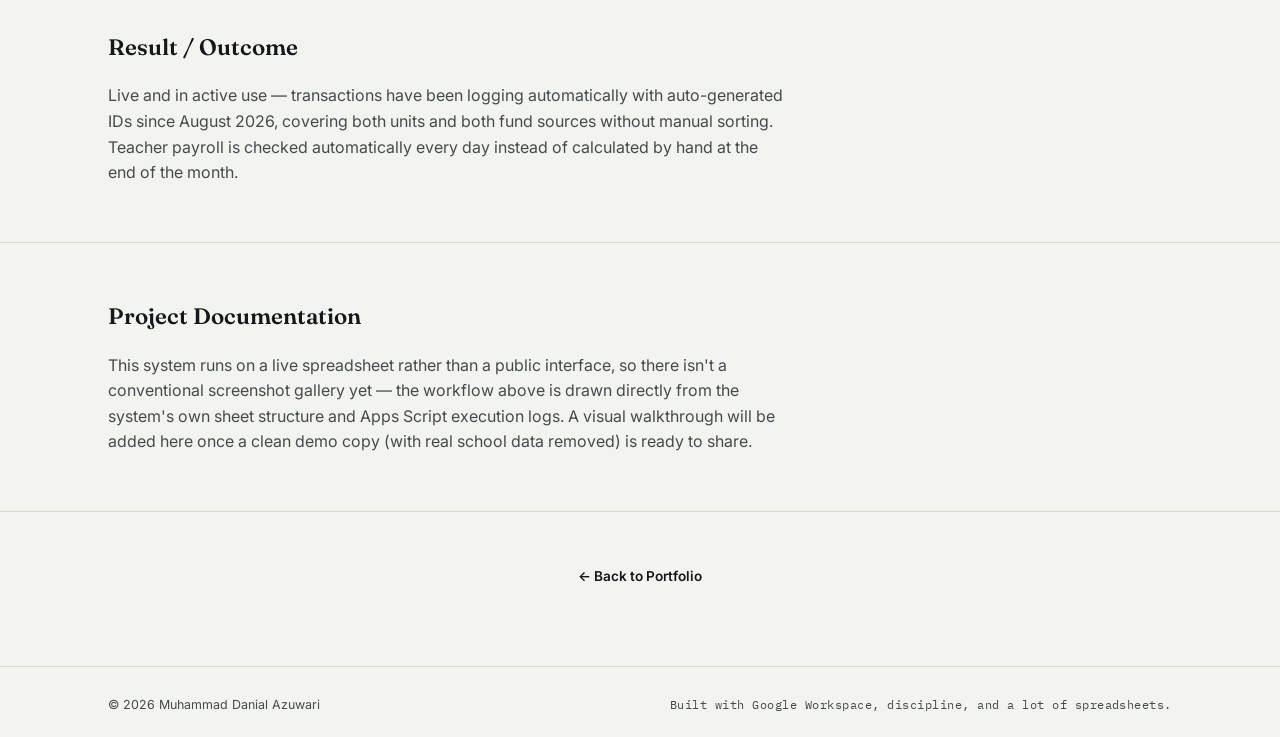
<file: projects/sistem-keuangan-sekolah.html>
<!DOCTYPE html>
<html lang="en">
<head>
<meta charset="UTF-8">
<meta name="viewport" content="width=device-width, initial-scale=1.0">
<title>Sistem Keuangan Sekolah — M. Danial Azuwari</title>
<meta name="description" content="Case study: Sistem Keuangan Sekolah — a Google Apps Script–automated school finance & payroll system by Muhammad Danial Azuwari.">
<link rel="preconnect" href="https://fonts.googleapis.com">
<link rel="preconnect" href="https://fonts.gstatic.com" crossorigin>
<link href="https://fonts.googleapis.com/css2?family=Fraunces:opsz,wght@9..144,400;9..144,500;9..144,600;9..144,700&family=Inter:wght@400;500;600;700&family=IBM+Plex+Mono:wght@400;500&display=swap" rel="stylesheet">
<link rel="stylesheet" href="../styles.css">
</head>
<body>

<div class="grain"></div>

<header class="site-header">
  <div class="wrap header-row">
    <a href="../index.html" class="brand">M. Danial<span>.</span>Azuwari</a>
    <nav class="nav">
      <a class="detail-back" href="../index.html#work">← Back to Portfolio</a>
    </nav>
  </div>
</header>

<main>

  <section class="detail-header">
    <div class="wrap">
      <p class="detail-tag mono">SCHOOL FINANCE &amp; PAYROLL AUTOMATION</p>
      <h1 class="detail-title">Sistem Keuangan Sekolah</h1>
      <p class="detail-summary">
        An Apps Script–automated finance system for a school with two units (MA &amp; MTS) — logging
        every transaction, tracking two separate funding sources, and checking teacher payroll
        automatically every day.
      </p>
    </div>
  </section>

  <section class="detail-section">
    <div class="wrap">
      <h2>The Problem</h2>
      <p>The school runs two units — MA and MTS — each receiving two separate funding sources
        (Dana BOS and SPP), which had to be recorded, categorized, and reported separately.
        On top of that, teacher pay is calculated per-hour and split across both units,
        so getting an accurate daily balance and correct payroll meant a lot of manual
        cross-checking.</p>
    </div>
  </section>

  <section class="detail-section">
    <div class="wrap">
      <h2>What I Built / My Role</h2>
      <p>A Google Form for transaction entry — separating income (by fund category: BOS or SPP)
        from itemized expenses — feeding into a protected Google Sheets backend. Master data sheets
        (<em>M_Unit</em>, <em>M_Guru</em>) hold the two school units and each teacher's subjects,
        hourly rate, and hours taught per unit, which the system uses to calculate salary automatically.</p>
    </div>
  </section>

  <section class="detail-section">
    <div class="wrap">
      <h2>How It Works / Workflow</h2>
      <p>Every form submission runs an Apps Script trigger (<code>onFormSubmitTransaksi</code>) that
        auto-generates a unique transaction ID (e.g. <code>TRX-20260820-0001</code>) and logs it into
        the transaction database. The core sheets (<em>DB_Transaksi, DB_Gaji, DB_Dana, M_Kategori,
        M_Set</em>) are locked with sheet protection so daily data entry can't accidentally break the
        formulas underneath.</p>
      <p>A daily time-driven trigger runs at 01:00 to automatically check teacher payroll
        (<code>jalankanCekGajiHarian</code>) and refresh the reconciliation report
        (<code>updateLaporan_</code>), broken down by period, unit, and fund type. A live dashboard
        sheet (<em>Dash</em>) then shows the current balance and income/expense summary at a glance —
        the same numbers shown on the card back on the portfolio page.</p>
    </div>
  </section>

  <section class="detail-section">
    <div class="wrap">
      <h2>Tools</h2>
      <ul class="detail-tools">
        <li>Google Sheets</li>
        <li>Google Forms</li>
        <li>Google Apps Script</li>
        <li>Time-driven Triggers</li>
        <li>Sheet Protection / Permissions</li>
      </ul>
    </div>
  </section>

  <section class="detail-section">
    <div class="wrap">
      <h2>Result / Outcome</h2>
      <p>Live and in active use — transactions have been logging automatically with auto-generated
        IDs since August 2026, covering both units and both fund sources without manual sorting.
        Teacher payroll is checked automatically every day instead of calculated by hand at the end
        of the month.</p>
    </div>
  </section>

  <section class="detail-section">
    <div class="wrap">
      <h2>Project Documentation</h2>
      <p>This system runs on a live spreadsheet rather than a public interface, so there isn't a
        conventional screenshot gallery yet — the workflow above is drawn directly from the system's
        own sheet structure and Apps Script execution logs. A visual walkthrough will be added here
        once a clean demo copy (with real school data removed) is ready to share.</p>
    </div>
  </section>

  <section class="detail-footer-nav">
    <div class="wrap">
      <a class="detail-back" href="../index.html#work">← Back to Portfolio</a>
    </div>
  </section>

</main>

<footer class="site-footer">
  <div class="wrap footer-row">
    <span>© 2026 Muhammad Danial Azuwari</span>
    <span class="mono">Built with Google Workspace, discipline, and a lot of spreadsheets.</span>
  </div>
</footer>

</body>
</html>
</file>
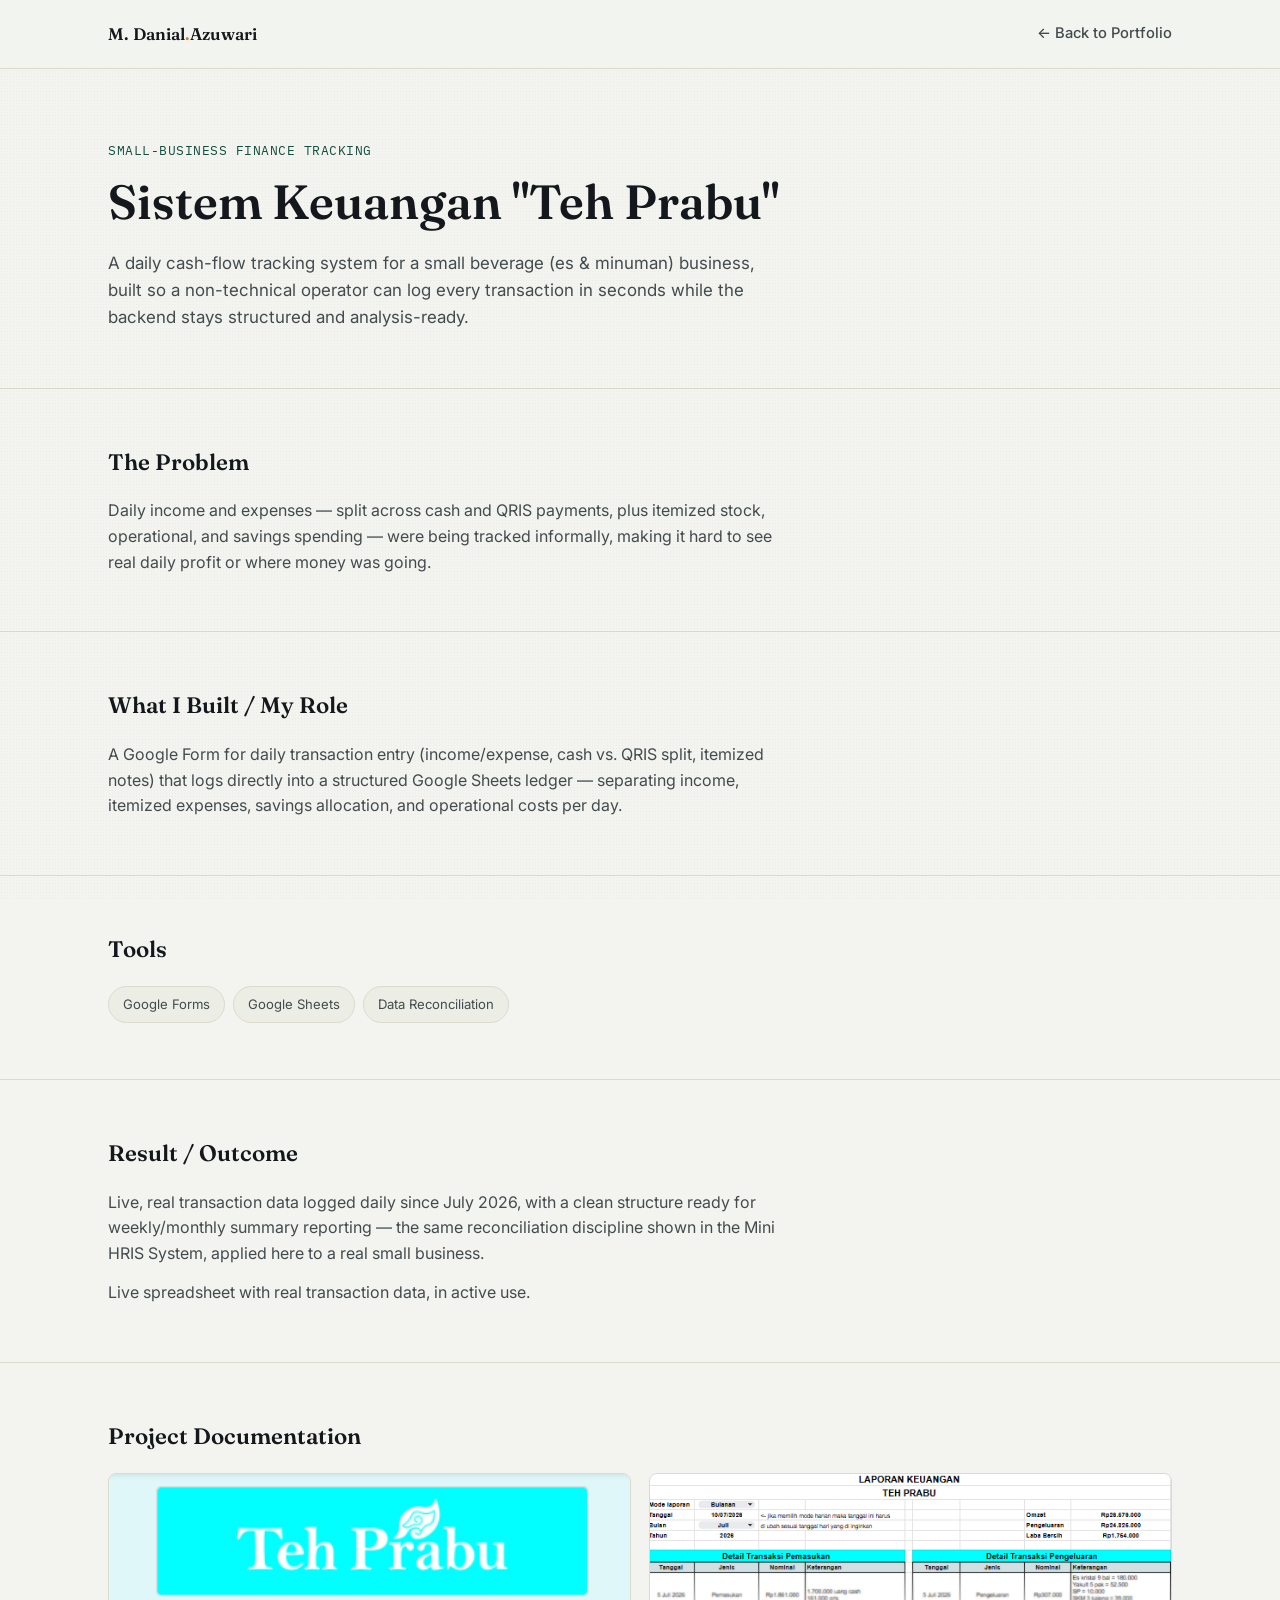
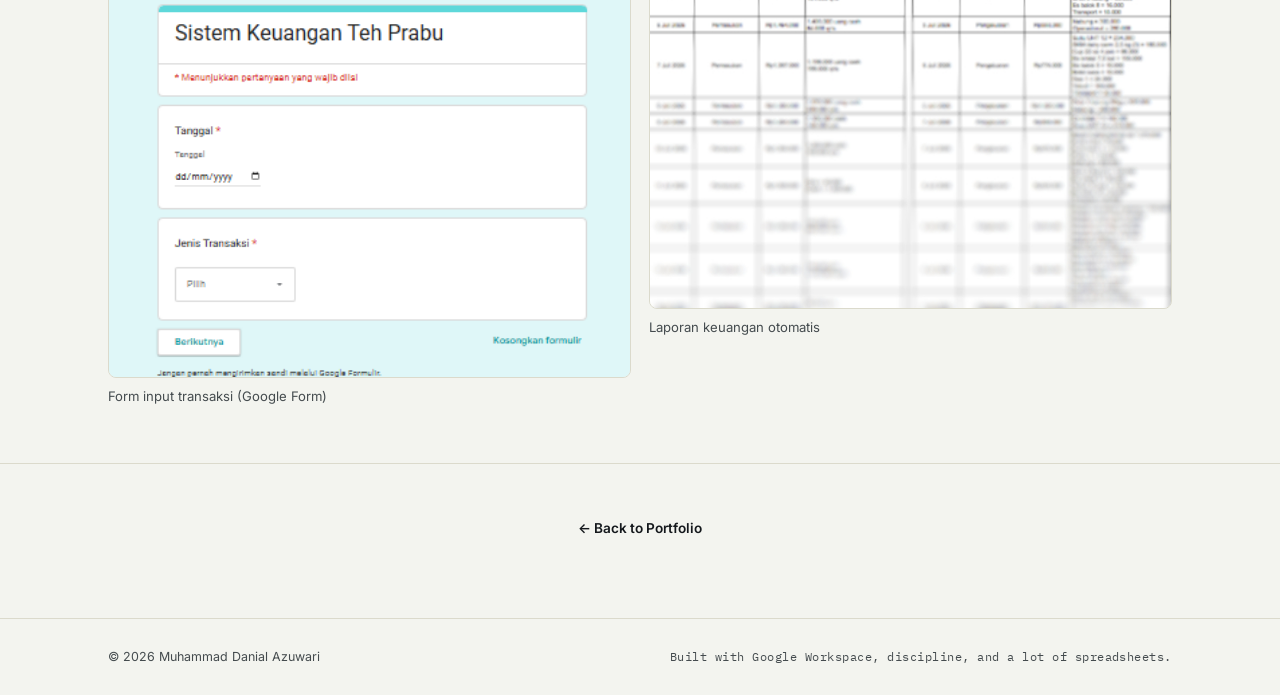
<file: projects/teh-prabu.html>
<!DOCTYPE html>
<html lang="en">
<head>
<meta charset="UTF-8">
<meta name="viewport" content="width=device-width, initial-scale=1.0">
<title>Sistem Keuangan "Teh Prabu" — M. Danial Azuwari</title>
<meta name="description" content="Case study: Sistem Keuangan Teh Prabu — a daily cash-flow tracking system for a small beverage business by Muhammad Danial Azuwari.">
<link rel="preconnect" href="https://fonts.googleapis.com">
<link rel="preconnect" href="https://fonts.gstatic.com" crossorigin>
<link href="https://fonts.googleapis.com/css2?family=Fraunces:opsz,wght@9..144,400;9..144,500;9..144,600;9..144,700&family=Inter:wght@400;500;600;700&family=IBM+Plex+Mono:wght@400;500&display=swap" rel="stylesheet">
<link rel="stylesheet" href="../styles.css">
</head>
<body>

<div class="grain"></div>

<header class="site-header">
  <div class="wrap header-row">
    <a href="../index.html" class="brand">M. Danial<span>.</span>Azuwari</a>
    <nav class="nav">
      <a class="detail-back" href="../index.html#work">← Back to Portfolio</a>
    </nav>
  </div>
</header>

<main>

  <section class="detail-header">
    <div class="wrap">
      <p class="detail-tag mono">SMALL-BUSINESS FINANCE TRACKING</p>
      <h1 class="detail-title">Sistem Keuangan "Teh Prabu"</h1>
      <p class="detail-summary">
        A daily cash-flow tracking system for a small beverage (es &amp; minuman) business, built so
        a non-technical operator can log every transaction in seconds while the backend stays
        structured and analysis-ready.
      </p>
    </div>
  </section>

  <section class="detail-section">
    <div class="wrap">
      <h2>The Problem</h2>
      <p>Daily income and expenses — split across cash and QRIS payments, plus itemized stock,
        operational, and savings spending — were being tracked informally, making it hard to see
        real daily profit or where money was going.</p>
    </div>
  </section>

  <section class="detail-section">
    <div class="wrap">
      <h2>What I Built / My Role</h2>
      <p>A Google Form for daily transaction entry (income/expense, cash vs. QRIS split, itemized
        notes) that logs directly into a structured Google Sheets ledger — separating income,
        itemized expenses, savings allocation, and operational costs per day.</p>
    </div>
  </section>

  <section class="detail-section">
    <div class="wrap">
      <h2>Tools</h2>
      <ul class="detail-tools">
        <li>Google Forms</li>
        <li>Google Sheets</li>
        <li>Data Reconciliation</li>
      </ul>
    </div>
  </section>

  <section class="detail-section">
    <div class="wrap">
      <h2>Result / Outcome</h2>
      <p>Live, real transaction data logged daily since July 2026, with a clean structure ready for
        weekly/monthly summary reporting — the same reconciliation discipline shown in the
        Mini HRIS System, applied here to a real small business.</p>
      <p>Live spreadsheet with real transaction data, in active use.</p>
    </div>
  </section>

  <section class="detail-section">
    <div class="wrap">
      <h2>Project Documentation</h2>
      <div class="doc-grid">
        <figure>
          <img src="../assets/DOK PROJECT/TEH PRABU/Screenshot 2026-08-28 061949.WEBP" alt="Google Form input transaksi harian">
          <figcaption>Form input transaksi (Google Form)</figcaption>
        </figure>
        <figure>
          <img src="../assets/DOK PROJECT/TEH PRABU/Screenshot 2026-08-28 062059-fotor-2026082862516.WEBP.WEBP" alt="Laporan keuangan otomatis Teh Prabu">
          <figcaption>Laporan keuangan otomatis</figcaption>
        </figure>
      </div>
    </div>
  </section>

  <section class="detail-footer-nav">
    <div class="wrap">
      <a class="detail-back" href="../index.html#work">← Back to Portfolio</a>
    </div>
  </section>

</main>

<footer class="site-footer">
  <div class="wrap footer-row">
    <span>© 2026 Muhammad Danial Azuwari</span>
    <span class="mono">Built with Google Workspace, discipline, and a lot of spreadsheets.</span>
  </div>
</footer>

</body>
</html>
</file>
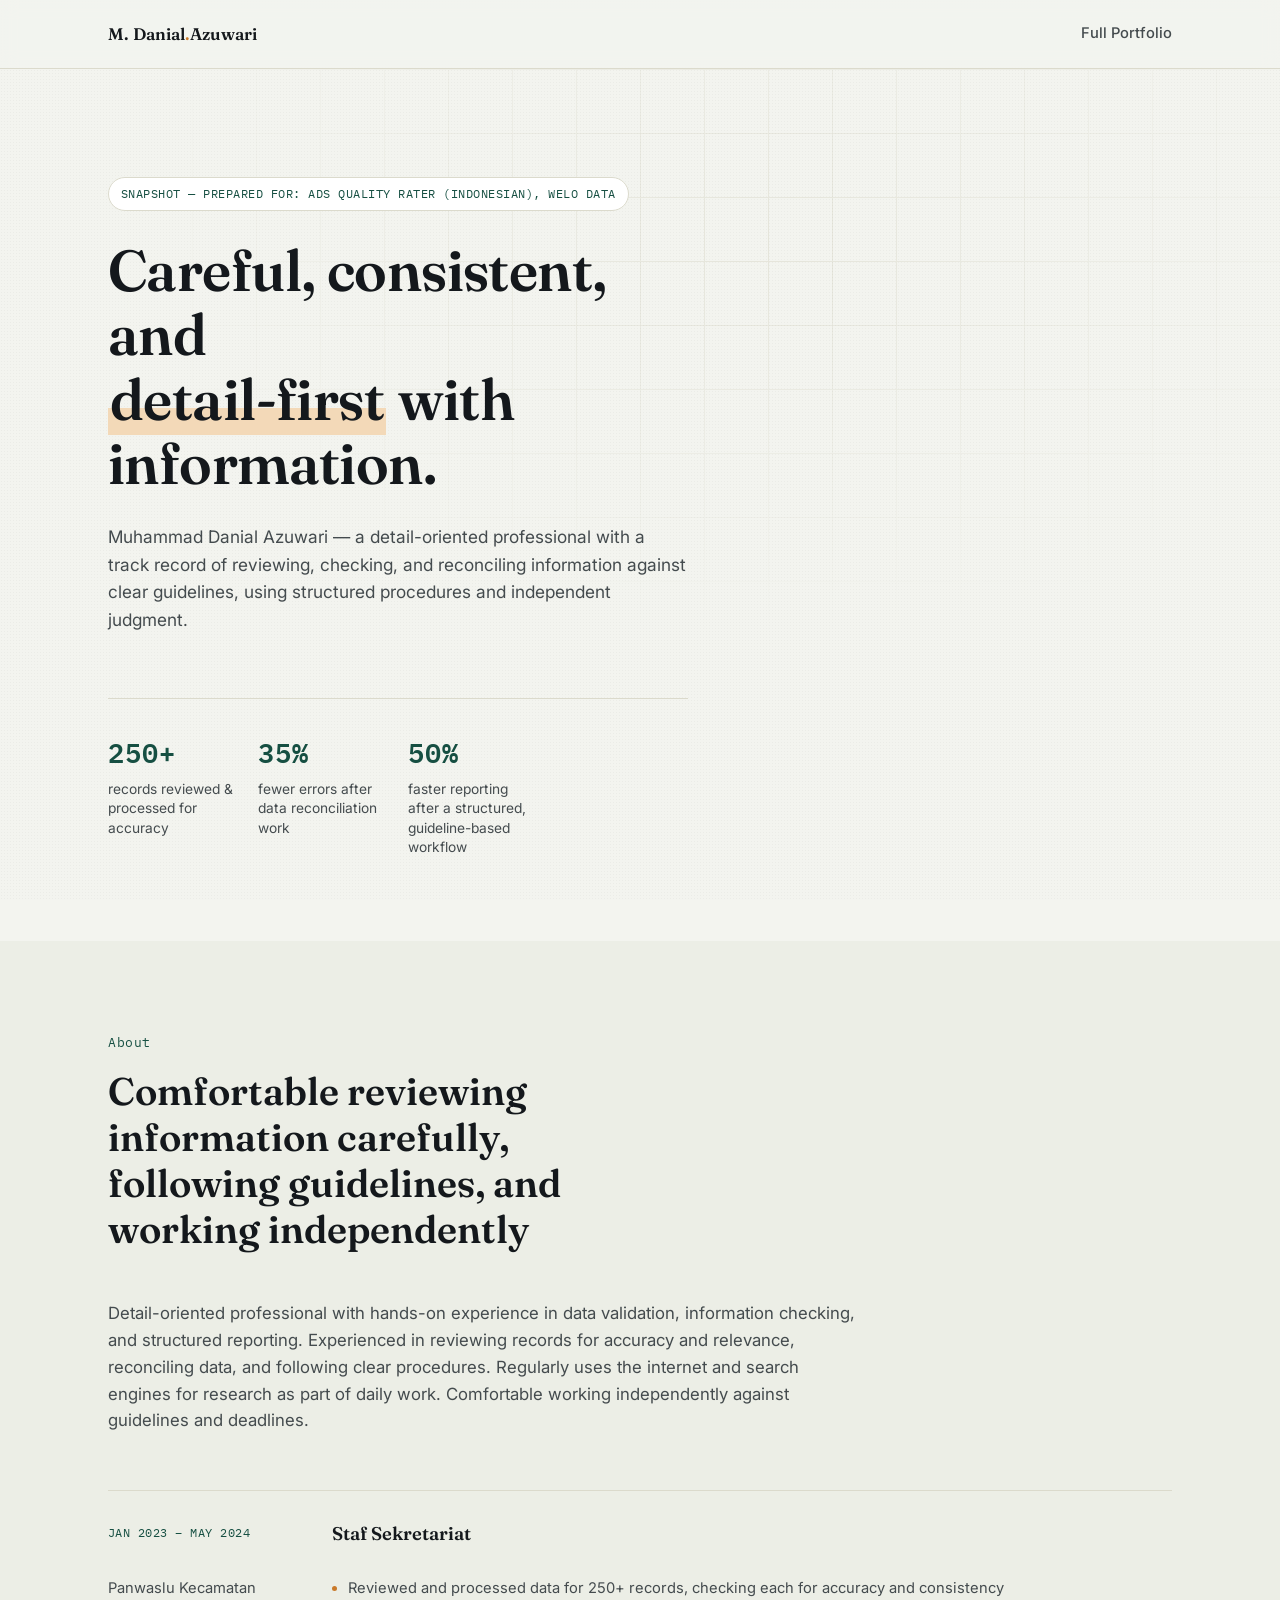
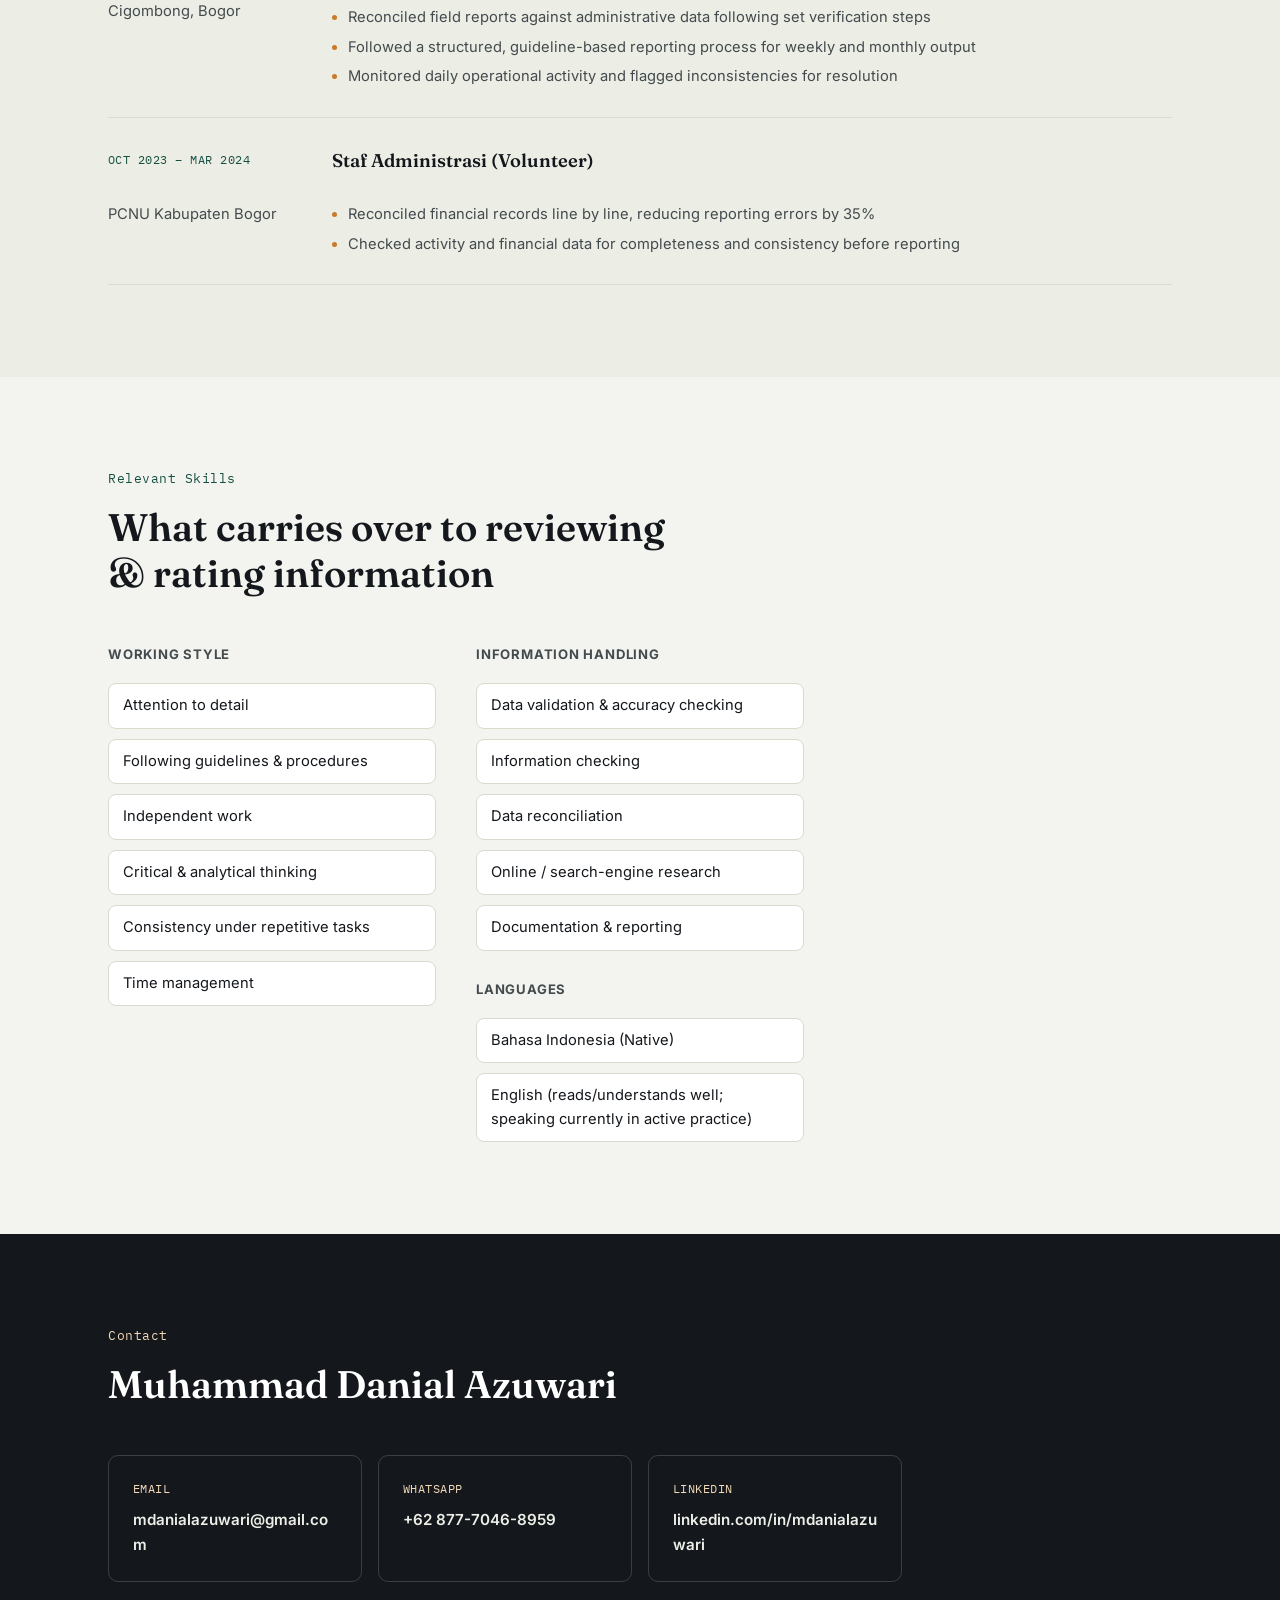
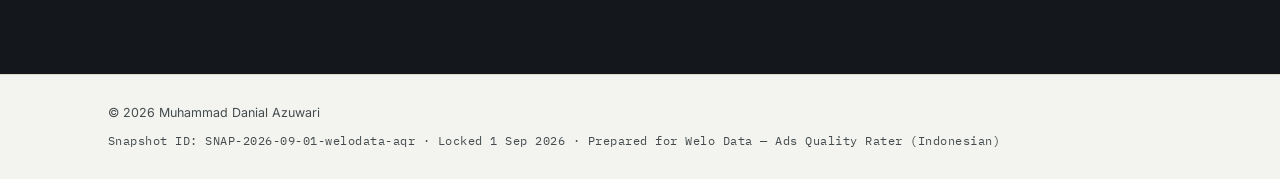
<file: snapshots/ads-quality-rater-welodata.html>
<!DOCTYPE html>
<html lang="en">
<head>
<meta charset="UTF-8">
<meta name="viewport" content="width=device-width, initial-scale=1.0">
<title>Muhammad Danial Azuwari — Portfolio Snapshot (Ads Quality Rater, Welo Data)</title>
<meta name="description" content="Targeted portfolio snapshot of Muhammad Danial Azuwari, prepared for the Ads Quality Rater — Indonesian application at Welo Data.">
<meta name="robots" content="noindex">
<link rel="preconnect" href="https://fonts.googleapis.com">
<link rel="preconnect" href="https://fonts.gstatic.com" crossorigin>
<link href="https://fonts.googleapis.com/css2?family=Fraunces:opsz,wght@9..144,400;9..144,500;9..144,600;9..144,700&family=Inter:wght@400;500;600;700&family=IBM+Plex+Mono:wght@400;500&display=swap" rel="stylesheet">
<link rel="stylesheet" href="../styles.css">
</head>
<body>

<div class="grain"></div>

<header class="site-header">
  <div class="wrap header-row">
    <a href="../index.html" class="brand">M. Danial<span>.</span>Azuwari</a>
    <nav class="nav">
      <a href="../index.html">Full Portfolio</a>
    </nav>
  </div>
</header>

<main>

  <section id="home" class="hero">
    <div class="hero-grid" aria-hidden="true"></div>
    <div class="wrap hero-inner">
      <div class="hero-content">
        <p class="eyebrow mono">SNAPSHOT — PREPARED FOR: ADS QUALITY RATER (INDONESIAN), WELO DATA</p>
        <h1 class="hero-title">
          Careful, consistent, and<br>
          <span class="mark">detail-first</span> with information.
        </h1>
        <p class="hero-lede">
          Muhammad Danial Azuwari — a detail-oriented professional with a track record of reviewing,
          checking, and reconciling information against clear guidelines, using structured procedures
          and independent judgment.
        </p>
        <dl class="hero-stats">
          <div class="stat">
            <dt class="mono">250+</dt>
            <dd>records reviewed &amp; processed for accuracy</dd>
          </div>
          <div class="stat">
            <dt class="mono">35%</dt>
            <dd>fewer errors after data reconciliation work</dd>
          </div>
          <div class="stat">
            <dt class="mono">50%</dt>
            <dd>faster reporting after a structured, guideline-based workflow</dd>
          </div>
        </dl>
      </div>
    </div>
  </section>

  <section id="about" class="section section-alt">
    <div class="wrap">
      <p class="section-label mono">About</p>
      <h2 class="section-title">Comfortable reviewing information carefully, following guidelines, and working independently</h2>
      <p class="about-summary">
        Detail-oriented professional with hands-on experience in data validation, information checking,
        and structured reporting. Experienced in reviewing records for accuracy and relevance,
        reconciling data, and following clear procedures. Regularly uses the internet and search
        engines for research as part of daily work. Comfortable working independently against
        guidelines and deadlines.
      </p>

      <div class="timeline">
        <div class="timeline-item">
          <p class="timeline-date mono">JAN 2023 – MAY 2024</p>
          <h3>Staf Sekretariat</h3>
          <p class="timeline-org">Panwaslu Kecamatan Cigombong, Bogor</p>
          <ul>
            <li>Reviewed and processed data for 250+ records, checking each for accuracy and consistency</li>
            <li>Reconciled field reports against administrative data following set verification steps</li>
            <li>Followed a structured, guideline-based reporting process for weekly and monthly output</li>
            <li>Monitored daily operational activity and flagged inconsistencies for resolution</li>
          </ul>
        </div>
        <div class="timeline-item">
          <p class="timeline-date mono">OCT 2023 – MAR 2024</p>
          <h3>Staf Administrasi (Volunteer)</h3>
          <p class="timeline-org">PCNU Kabupaten Bogor</p>
          <ul>
            <li>Reconciled financial records line by line, reducing reporting errors by 35%</li>
            <li>Checked activity and financial data for completeness and consistency before reporting</li>
          </ul>
        </div>
      </div>
    </div>
  </section>

  <section id="skills" class="section">
    <div class="wrap">
      <p class="section-label mono">Relevant Skills</p>
      <h2 class="section-title">What carries over to reviewing &amp; rating information</h2>

      <div class="skills-grid">
        <div class="skills-col">
          <h3 class="skills-heading">Working style</h3>
          <ul class="pill-list">
            <li>Attention to detail</li>
            <li>Following guidelines &amp; procedures</li>
            <li>Independent work</li>
            <li>Critical &amp; analytical thinking</li>
            <li>Consistency under repetitive tasks</li>
            <li>Time management</li>
          </ul>
        </div>
        <div class="skills-col">
          <h3 class="skills-heading">Information handling</h3>
          <ul class="pill-list">
            <li>Data validation &amp; accuracy checking</li>
            <li>Information checking</li>
            <li>Data reconciliation</li>
            <li>Online / search-engine research</li>
            <li>Documentation &amp; reporting</li>
          </ul>
          <h3 class="skills-heading" style="margin-top:28px;">Languages</h3>
          <ul class="pill-list">
            <li>Bahasa Indonesia (Native)</li>
            <li>English (reads/understands well; speaking currently in active practice)</li>
          </ul>
        </div>
      </div>
    </div>
  </section>

  <section id="contact" class="section section-dark">
    <div class="wrap">
      <p class="section-label mono light">Contact</p>
      <h2 class="section-title light">Muhammad Danial Azuwari</h2>
      <div class="contact-grid">
        <a class="contact-card" href="mailto:mdanialazuwari@gmail.com">
          <span class="contact-label mono">EMAIL</span>
          <span class="contact-value">mdanialazuwari@gmail.com</span>
        </a>
        <a class="contact-card" href="https://wa.me/6287770468959" target="_blank" rel="noopener">
          <span class="contact-label mono">WHATSAPP</span>
          <span class="contact-value">+62 877-7046-8959</span>
        </a>
        <a class="contact-card" href="https://www.linkedin.com/in/mdanialazuwari" target="_blank" rel="noopener">
          <span class="contact-label mono">LINKEDIN</span>
          <span class="contact-value">linkedin.com/in/mdanialazuwari</span>
        </a>
      </div>
    </div>
  </section>

</main>

<footer class="site-footer">
  <div class="wrap footer-row">
    <span>© 2026 Muhammad Danial Azuwari</span>
    <span class="mono">Snapshot ID: SNAP-2026-09-01-welodata-aqr · Locked 1 Sep 2026 · Prepared for Welo Data — Ads Quality Rater (Indonesian)</span>
  </div>
</footer>

</body>
</html>
</file>
<file: styles.css>
/* ============================================
   Design tokens
   ============================================ */
:root{
  --ink: #14181C;
  --ink-soft: #444B4E;
  --paper: #F3F4EF;
  --paper-alt: #ECEEE6;
  --card: #FFFFFF;
  --line: #DBDACC;
  --accent: #1F6F5C;
  --accent-deep: #164F42;
  --amber: #C97A2B;
  --amber-soft: #F3D9B8;

  --font-display: 'Fraunces', serif;
  --font-body: 'Inter', sans-serif;
  --font-mono: 'IBM Plex Mono', monospace;

  --radius: 10px;
  --wrap: 1120px;
}

*{ box-sizing: border-box; }
html{ scroll-behavior: smooth; }
body{
  margin:0;
  background: var(--paper);
  color: var(--ink);
  font-family: var(--font-body);
  font-size: 16px;
  line-height: 1.6;
  -webkit-font-smoothing: antialiased;
}
img{ max-width:100%; display:block; }
a{ color: inherit; text-decoration: none; }
ul{ list-style:none; margin:0; padding:0; }
h1,h2,h3,h4{ font-family: var(--font-display); margin:0; font-weight:600; }
p{ margin:0; }

.wrap{
  max-width: var(--wrap);
  margin: 0 auto;
  padding: 0 28px;
}
.mono{ font-family: var(--font-mono); letter-spacing: .04em; }

:focus-visible{
  outline: 2px solid var(--accent);
  outline-offset: 3px;
}

@media (prefers-reduced-motion: reduce){
  *{ animation: none !important; transition: none !important; }
  html{ scroll-behavior: auto; }
}

/* subtle paper grain to keep the flat paper background from feeling sterile */
.grain{
  position: fixed; inset:0; pointer-events:none; z-index: 1;
  opacity: .035; mix-blend-mode: multiply;
  background-image: radial-gradient(circle, #000 1px, transparent 1px);
  background-size: 3px 3px;
}

/* ============================================
   Header
   ============================================ */
.site-header{
  position: sticky; top:0; z-index: 50;
  background: rgba(243,244,239,.86);
  backdrop-filter: blur(8px);
  border-bottom: 1px solid var(--line);
}
.header-row{
  display:flex; align-items:center; justify-content:space-between;
  height: 68px;
}
.brand{
  font-family: var(--font-display);
  font-weight: 600;
  font-size: 1.05rem;
}
.brand span{ color: var(--amber); }
.nav{ display:flex; gap: 32px; }
.nav-source{
  padding: 6px 14px; border: 1px solid var(--line); border-radius: 999px;
  font-size: .78rem !important; align-self: center;
}
.nav-source:hover{ color: var(--paper) !important; background: var(--ink); }
.nav-source:active{ background: var(--amber) !important; border-color: var(--amber) !important; }
.nav a{
  font-size: .92rem; font-weight: 500; color: var(--ink-soft);
  position:relative; padding: 4px 0; margin-left: 32px;
}
.nav a:first-child{ margin-left: 0; }
.nav a:hover{ color: var(--ink); }
.nav a::after{
  content:''; position:absolute; left:0; right:100%; bottom:0; height:1px;
  background: var(--accent); transition: right .2s ease;
}
.nav a:hover::after{ right:0; }

.nav-toggle{
  display:none; align-items:center; justify-content:center;
  width:38px; height:38px; background:none; border:1px solid var(--line); border-radius:8px;
  cursor:pointer; padding:0; font-size: 1.2rem; color: var(--ink); line-height:1;
}
.nav-mobile{
  display:none; flex-direction:column; gap:2px;
  border-top:1px solid var(--line);
  background: var(--paper);
}
.nav-mobile a{
  padding: 14px 28px; font-weight:500; border-bottom:1px solid var(--line);
}
.nav-mobile.open{ display:flex; }

@media (max-width: 760px){
  .nav{ display:none; }
  .nav-toggle{ display:flex; }
}

/* ============================================
   Hero
   ============================================ */
.hero{
  position: relative;
  padding: 108px 0 84px;
  overflow: hidden;
}
.hero-grid{
  position:absolute; inset:0;
  background-image:
    linear-gradient(var(--line) 1px, transparent 1px),
    linear-gradient(90deg, var(--line) 1px, transparent 1px);
  background-size: 64px 64px;
  -webkit-mask-image: radial-gradient(ellipse 70% 60% at 60% 20%, #000 0%, transparent 75%);
  mask-image: radial-gradient(ellipse 70% 60% at 60% 20%, #000 0%, transparent 75%);
  opacity: .6;
}
.hero-inner{
  position:relative; z-index:2;
  display:grid; grid-template-columns: 1.15fr .85fr;
  gap: 56px; align-items:center;
}
.hero-photo{
  width:100%; aspect-ratio: 4 / 5; border-radius: 22px;
  overflow:hidden; background: var(--card);
  box-shadow: 0 24px 60px -20px rgba(20,24,28,.28), 0 0 0 1px var(--line);
}
.hero-photo img{ width:100%; height:100%; object-fit: cover; display:block; }
.eyebrow{
  display:inline-block;
  font-size: .78rem;
  color: var(--accent-deep);
  background: var(--card);
  border: 1px solid var(--line);
  padding: 6px 12px;
  border-radius: 999px;
  margin-bottom: 28px;
}
.hero-title{
  font-size: clamp(2.1rem, 5vw, 3.6rem);
  line-height: 1.12;
  letter-spacing: -.01em;
  max-width: 15ch;
}
.hero-title .mark{
  background: linear-gradient(180deg, transparent 62%, var(--amber-soft) 62%);
  padding: 0 2px;
}
.hero-lede{
  margin-top: 26px;
  max-width: 54ch;
  font-size: 1.08rem;
  color: var(--ink-soft);
}
.hero-cta{
  display:flex; gap:14px; margin-top: 36px; flex-wrap: wrap;
}
.btn{
  display:inline-flex; align-items:center; justify-content:center;
  padding: 13px 24px; border-radius: 999px;
  font-weight: 600; font-size: .95rem;
  transition: transform .15s ease, background .12s ease, color .12s ease, box-shadow .12s ease;
  border: 1px solid transparent;
  -webkit-tap-highlight-color: transparent;
}
.btn-primary{
  background: var(--ink); color: var(--paper);
}
.btn-primary:hover{ transform: translateY(-2px); background: var(--accent-deep); }
.btn-primary:active{
  transform: translateY(0); background: var(--amber);
  box-shadow: 0 0 0 4px var(--amber-soft);
}
.btn-ghost{
  border-color: var(--ink);
  color: var(--ink);
}
.btn-ghost:hover{ transform: translateY(-2px); background: var(--card); }
.btn-ghost:active{
  transform: translateY(0); background: var(--accent);
  border-color: var(--accent); color: var(--paper);
  box-shadow: 0 0 0 4px var(--paper-alt);
}

.hero-stats{
  display:grid; grid-template-columns: repeat(4, 1fr);
  gap: 20px; margin: 64px 0 0; padding: 32px 0 0;
  border-top: 1px solid var(--line);
}
.stat dt{
  font-size: 1.7rem; color: var(--accent-deep); font-weight:600;
}
.stat dd{
  margin: 6px 0 0; font-size: .86rem; color: var(--ink-soft); line-height:1.4;
}

@media (max-width: 760px){
  .hero{ padding: 84px 0 56px; }
  .hero-inner{ grid-template-columns: 1fr; gap: 36px; }
  .hero-photo{ aspect-ratio: 5 / 4; max-width: 420px; margin: 0 auto; order: -1; }
  .hero-stats{ grid-template-columns: repeat(2, 1fr); row-gap: 32px; }
}

/* ============================================
   Sections (shared)
   ============================================ */
.section{ padding: 92px 0; }
.section-alt{ background: var(--paper-alt); }
.section-dark{ background: var(--ink); color: #EDEEE7; }
.section-label{
  font-size: .8rem; color: var(--accent-deep); margin-bottom: 14px;
}
.section-label.light{ color: var(--amber-soft); }
.section-title{
  font-size: clamp(1.6rem, 3.4vw, 2.4rem);
  max-width: 22ch; line-height: 1.2; margin-bottom: 48px;
}
.section-title.light{ color: #fff; }

/* ============================================
   Projects
   ============================================ */
.project-list{ display:flex; flex-direction:column; gap: 64px; }
.project-card{
  display:grid; grid-template-columns: 0.9fr 1.1fr; gap: 48px;
  align-items:start;
  background: var(--card);
  border: 1px solid var(--line);
  border-radius: var(--radius);
  padding: 8px;
}
.project-card-reverse{ grid-template-columns: 1.1fr 0.9fr; }
.project-card-reverse .project-media{ order:2; }
.project-card-reverse .project-body{ order:1; }

.project-media{
  background: var(--paper);
  border-radius: calc(var(--radius) - 4px);
  padding: 28px;
  align-self: stretch;
  display:flex; align-items:center;
}
.sheet-mock{
  width:100%;
  border:1px solid var(--line);
  border-radius: 6px;
  overflow:hidden;
  background: var(--card);
  font-family: var(--font-mono);
  font-size: .72rem;
}
.sheet-row{
  display:flex; width:100%;
  border-bottom:1px solid var(--line);
}
.sheet-row:last-child{ border-bottom:none; }
.sheet-row span{
  flex: 1 1 25%; width:25%;
  padding: 10px 10px; border-right: 1px solid var(--line);
  overflow:hidden; text-overflow: ellipsis; white-space:nowrap;
}
.sheet-row span:last-child{ border-right:none; }
.sheet-head{ background: var(--ink); color: var(--paper); font-weight:600; }
.sheet-row .hl{ background: var(--amber-soft); color: var(--accent-deep); font-weight:600; }
.sheet-row .tag-in{ color: var(--accent-deep); font-weight:600; }
.sheet-row .tag-out{ color: #A14A2A; font-weight:600; }
.media-placeholder{
  width:100%; min-height: 160px;
  display:flex; flex-direction:column; align-items:center; justify-content:center; gap:10px;
  border: 1px dashed var(--line); border-radius: 6px;
  color: var(--ink-soft); background: var(--card);
}
.media-placeholder-icon{
  width:36px; height:36px; border-radius:50%;
  display:flex; align-items:center; justify-content:center;
  border: 1px solid var(--line); font-size: 1.1rem; color: var(--ink-soft);
}
.media-placeholder .mono{ font-size: .7rem; letter-spacing:.04em; }

.project-body{ padding: 36px 36px 36px 8px; }
.project-card-reverse .project-body{ padding: 36px 8px 36px 36px; }
.project-tag{ font-size: .74rem; color: var(--accent-deep); margin-bottom: 10px; }
.project-body h3{ font-size: 1.5rem; margin-bottom: 14px; }
.project-desc{ color: var(--ink-soft); margin-bottom: 22px; }
.project-detail{ margin-bottom: 18px; }
.project-detail h4{
  font-family: var(--font-body); font-size: .78rem; text-transform: uppercase;
  letter-spacing: .06em; color: var(--ink-soft); margin-bottom: 6px; font-weight:600;
}
.project-detail p{ font-size: .95rem; }
.tool-tags{
  display:flex; flex-wrap:wrap; gap:8px; margin: 22px 0 16px;
}
.tool-tags li{
  font-size: .78rem; padding: 6px 12px; border-radius: 999px;
  background: var(--paper-alt); border: 1px solid var(--line); color: var(--ink-soft);
}
.project-evidence{
  font-size: .82rem; color: var(--accent-deep); font-style: italic;
}

@media (max-width: 860px){
  .project-card, .project-card-reverse{
    grid-template-columns: 1fr;
  }
  .project-card-reverse .project-media, .project-card-reverse .project-body{ order:initial; }
  .project-body, .project-card-reverse .project-body{ padding: 8px 20px 28px; }
}

/* ============================================
   About / timeline
   ============================================ */
.about-summary{
  max-width: 68ch; font-size: 1.05rem; color: var(--ink-soft); margin-bottom: 56px;
}
.timeline{ display:flex; flex-direction:column; }
.timeline-item{
  padding: 28px 0; border-top: 1px solid var(--line);
  display:grid; grid-template-columns: 200px 1fr; gap: 24px;
}
.timeline-item:last-child{ border-bottom: 1px solid var(--line); }
.timeline-date{ font-size: .78rem; color: var(--accent-deep); padding-top: 4px; }
.timeline-item h3{ font-size: 1.15rem; margin-bottom: 4px; }
.timeline-org{ color: var(--ink-soft); font-size: .92rem; margin-bottom: 12px; }
.timeline-item ul{ display:flex; flex-direction:column; gap:6px; }
.timeline-item li{
  font-size: .92rem; color: var(--ink-soft); position:relative; padding-left: 16px;
}
.timeline-item li::before{
  content:''; position:absolute; left:0; top: .6em; width:5px; height:5px;
  background: var(--amber); border-radius:50%;
}

@media (max-width: 700px){
  .timeline-item{ grid-template-columns: 1fr; gap:8px; }
}

/* ============================================
   Skills & Certifications
   ============================================ */
.skills-grid{
  display:grid; grid-template-columns: repeat(3, 1fr); gap: 40px;
}
.skills-heading{
  font-family: var(--font-body); font-size: .82rem; text-transform: uppercase;
  letter-spacing: .06em; color: var(--ink-soft); margin-bottom: 18px; font-weight:700;
}
.pill-list{ display:flex; flex-direction:column; gap:10px; }
.pill-list li{
  font-size: .92rem; padding: 10px 14px;
  background: var(--card); border: 1px solid var(--line); border-radius: 8px;
}
.cert-list{ display:flex; flex-direction:column; gap:16px; }
.cert-list li{
  display:flex; flex-direction:column; gap: 4px;
  padding-bottom: 16px; border-bottom: 1px solid var(--line);
}
.cert-list li:last-child{ border-bottom:none; padding-bottom:0; }
.cert-name{ font-size: .92rem; font-weight:600; }
.cert-meta{ font-size: .74rem; color: var(--accent-deep); }

@media (max-width: 860px){
  .skills-grid{ grid-template-columns: 1fr; gap: 44px; }
}

/* ============================================
   Contact
   ============================================ */
.contact-lede{
  max-width: 52ch; color: #C7CABF; margin-bottom: 48px; font-size: 1.02rem;
}
.contact-grid{
  display:grid; grid-template-columns: repeat(4, 1fr); gap: 16px;
}
.contact-card{
  display:flex; flex-direction:column; gap:10px;
  padding: 24px; border-radius: var(--radius);
  border: 1px solid rgba(237,238,231,.18);
  transition: background .15s ease, transform .15s ease;
}
.contact-card:hover{ background: rgba(237,238,231,.06); transform: translateY(-2px); }
.contact-label{ font-size: .72rem; color: var(--amber-soft); }
.contact-value{ font-size: .95rem; font-weight:600; word-break: break-word; }

@media (max-width: 860px){
  .contact-grid{ grid-template-columns: repeat(2, 1fr); }
}
@media (max-width: 520px){
  .contact-grid{ grid-template-columns: 1fr; }
}

/* ============================================
   Project card + View More
   ============================================ */
.project-card{ transition: box-shadow .15s ease, transform .15s ease; }
.project-card:hover{ box-shadow: 0 8px 28px rgba(20,24,28,.08); transform: translateY(-2px); }
.project-media{ position: relative; }
.project-view-more{
  display:flex; justify-content:flex-end; margin-top: 22px;
}
.view-more-link{
  display:inline-flex; align-items:center; gap:6px;
  font-size: .85rem; font-weight:600; color: var(--accent-deep);
  padding: 8px 4px; border-bottom: 1px solid transparent;
  transition: border-color .15s ease, gap .15s ease;
}
.view-more-link:hover{ border-color: var(--accent-deep); gap: 10px; }
.view-more-link:active{ color: var(--amber); border-color: var(--amber); }

/* ============================================
   Testimonials — automatic horizontal carousel
   ============================================ */
.testimonial-grid{
  position: relative;
  overflow: hidden;
  min-height: 300px;
  padding: 4px 0;
}
.testimonial-stage-slide{
  position: absolute;
  top: 0; left: 50%;
  width: min(640px, 100%);
  margin: 0;
  background: var(--card); border: 1px solid var(--line);
  border-radius: var(--radius); padding: 32px 34px;
  transform: translateX(-50%) translateX(0);
  opacity: 1;
  will-change: transform, opacity;
}
.testimonial-card{
  margin:0; background: var(--card); border: 1px solid var(--line);
  border-radius: var(--radius); padding: 28px;
}
.testimonial-quote{
  font-family: var(--font-display); font-size: 1.1rem; line-height:1.45;
  margin-bottom: 18px;
}
.testimonial-card footer{ display:flex; flex-direction:column; gap:2px; }
.testimonial-name{ font-weight:600; font-size: .92rem; }
.testimonial-role{ font-size: .74rem; color: var(--accent-deep); }
.testimonial-project{
  margin-top: 16px; padding-top: 14px; border-top: 1px solid var(--line);
  font-size: .72rem; color: var(--ink-soft); letter-spacing: .01em;
}
.testimonial-project a{
  color: var(--accent-deep); text-decoration: none;
  border-bottom: 1px dotted var(--accent-deep);
}
.testimonial-project a:hover{ border-bottom-style: solid; }
.testimonial-empty{
  grid-column: 1 / -1;
  border: 1px dashed var(--line); border-radius: var(--radius);
  padding: 40px 28px; text-align:center; color: var(--ink-soft);
  background: var(--card);
}
.testimonial-empty p.mono{ font-size: .78rem; color: var(--accent-deep); margin-bottom: 10px; }
.testimonial-empty p:last-child{ max-width: 52ch; margin: 0 auto; }

@media (max-width: 700px){
  .testimonial-grid{ min-height: 340px; }
  .testimonial-stage-slide{ width: 100%; padding: 26px 22px; }
  .testimonial-quote{ font-size: 1rem; }
}


/* ============================================
   Footer
   ============================================ */
.site-footer{
  padding: 28px 0; border-top: 1px solid var(--line);
  background: var(--paper);
}
.footer-row{
  display:flex; justify-content:space-between; flex-wrap:wrap; gap:8px;
  font-size: .78rem; color: var(--ink-soft);
}

/* ============================================
   Project detail pages (projects/*.html)
   ============================================ */
.detail-back{
  display:inline-flex; align-items:center; gap:6px;
  font-size: .85rem; font-weight:600; color: var(--ink);
  padding: 6px 0;
}
.detail-back:hover{ color: var(--accent-deep); }
.detail-back:active{ color: var(--amber); }
.detail-header{
  padding: 72px 0 56px; border-bottom: 1px solid var(--line);
}
.detail-tag{ font-size: .8rem; color: var(--accent-deep); margin-bottom: 14px; }
.detail-title{
  font-size: clamp(1.9rem, 4.4vw, 3rem); line-height: 1.14; max-width: 22ch; margin-bottom: 20px;
}
.detail-summary{ font-size: 1.06rem; color: var(--ink-soft); max-width: 62ch; }
.detail-section{ padding: 56px 0; border-bottom: 1px solid var(--line); }
.detail-section:last-of-type{ border-bottom: none; }
.detail-section h2{ font-size: 1.4rem; margin-bottom: 18px; }
.detail-section p{ color: var(--ink-soft); max-width: 68ch; margin-bottom: 14px; }
.detail-section p:last-child{ margin-bottom: 0; }
.detail-tools{ display:flex; flex-wrap:wrap; gap:8px; }
.detail-tools li{
  font-size: .82rem; padding: 7px 14px; border-radius: 999px;
  background: var(--paper-alt); border: 1px solid var(--line); color: var(--ink-soft);
}
.doc-grid{
  display:grid; grid-template-columns: repeat(2, 1fr); gap: 18px;
}
.doc-grid figure{ margin:0; }
.doc-grid img{
  width:100%; display:block; border-radius: 8px; border: 1px solid var(--line);
  background: var(--paper-alt);
}
.doc-grid figcaption{ font-size: .82rem; color: var(--ink-soft); margin-top:8px; }
@media (max-width: 700px){ .doc-grid{ grid-template-columns: 1fr; } }
.detail-footer-nav{
  padding: 48px 0 72px; text-align:center;
}
.draft-notice{
  display:inline-block; margin-top: 20px; padding: 10px 16px;
  border: 1px dashed var(--line); border-radius: 8px;
  font-size: .74rem; color: var(--accent-deep); background: var(--card);
}
.draft-inline{ font-size: .78rem !important; color: var(--accent-deep) !important; }

/* ============================================
   Project detail — workflow steps & feature grid
   ============================================ */
.workflow-steps{ display:flex; flex-direction:column; gap:24px; margin-top: 8px; }
.workflow-step{ display:flex; gap:18px; align-items:flex-start; }
.workflow-step-num{
  font-family: var(--font-mono); font-size:.72rem; color: var(--accent-deep);
  min-width: 34px; padding-top: 3px; flex-shrink:0;
}
.workflow-step-body h3{ font-size: 1rem; margin-bottom: 6px; }
.workflow-step-body p{ margin-bottom:0; }
.workflow-step-body ul{ margin: 6px 0 0 18px; color: var(--ink-soft); }
.workflow-step-body li{ margin-bottom: 2px; }

.feature-grid{
  display:grid; grid-template-columns: repeat(2, 1fr); gap: 24px 28px; margin-top: 6px;
}
.feature-grid h3{ font-size: 1rem; margin-bottom: 6px; }
.feature-grid p{ margin-bottom:0; font-size: .94rem; }
@media (max-width: 700px){ .feature-grid{ grid-template-columns: 1fr; } }

.flow-chain{
  font-family: var(--font-mono); font-size: .82rem; color: var(--accent-deep);
  padding: 12px 16px; border: 1px dashed var(--line); border-radius: 8px;
  display:inline-block; margin: 4px 0 18px;
}
</file>
